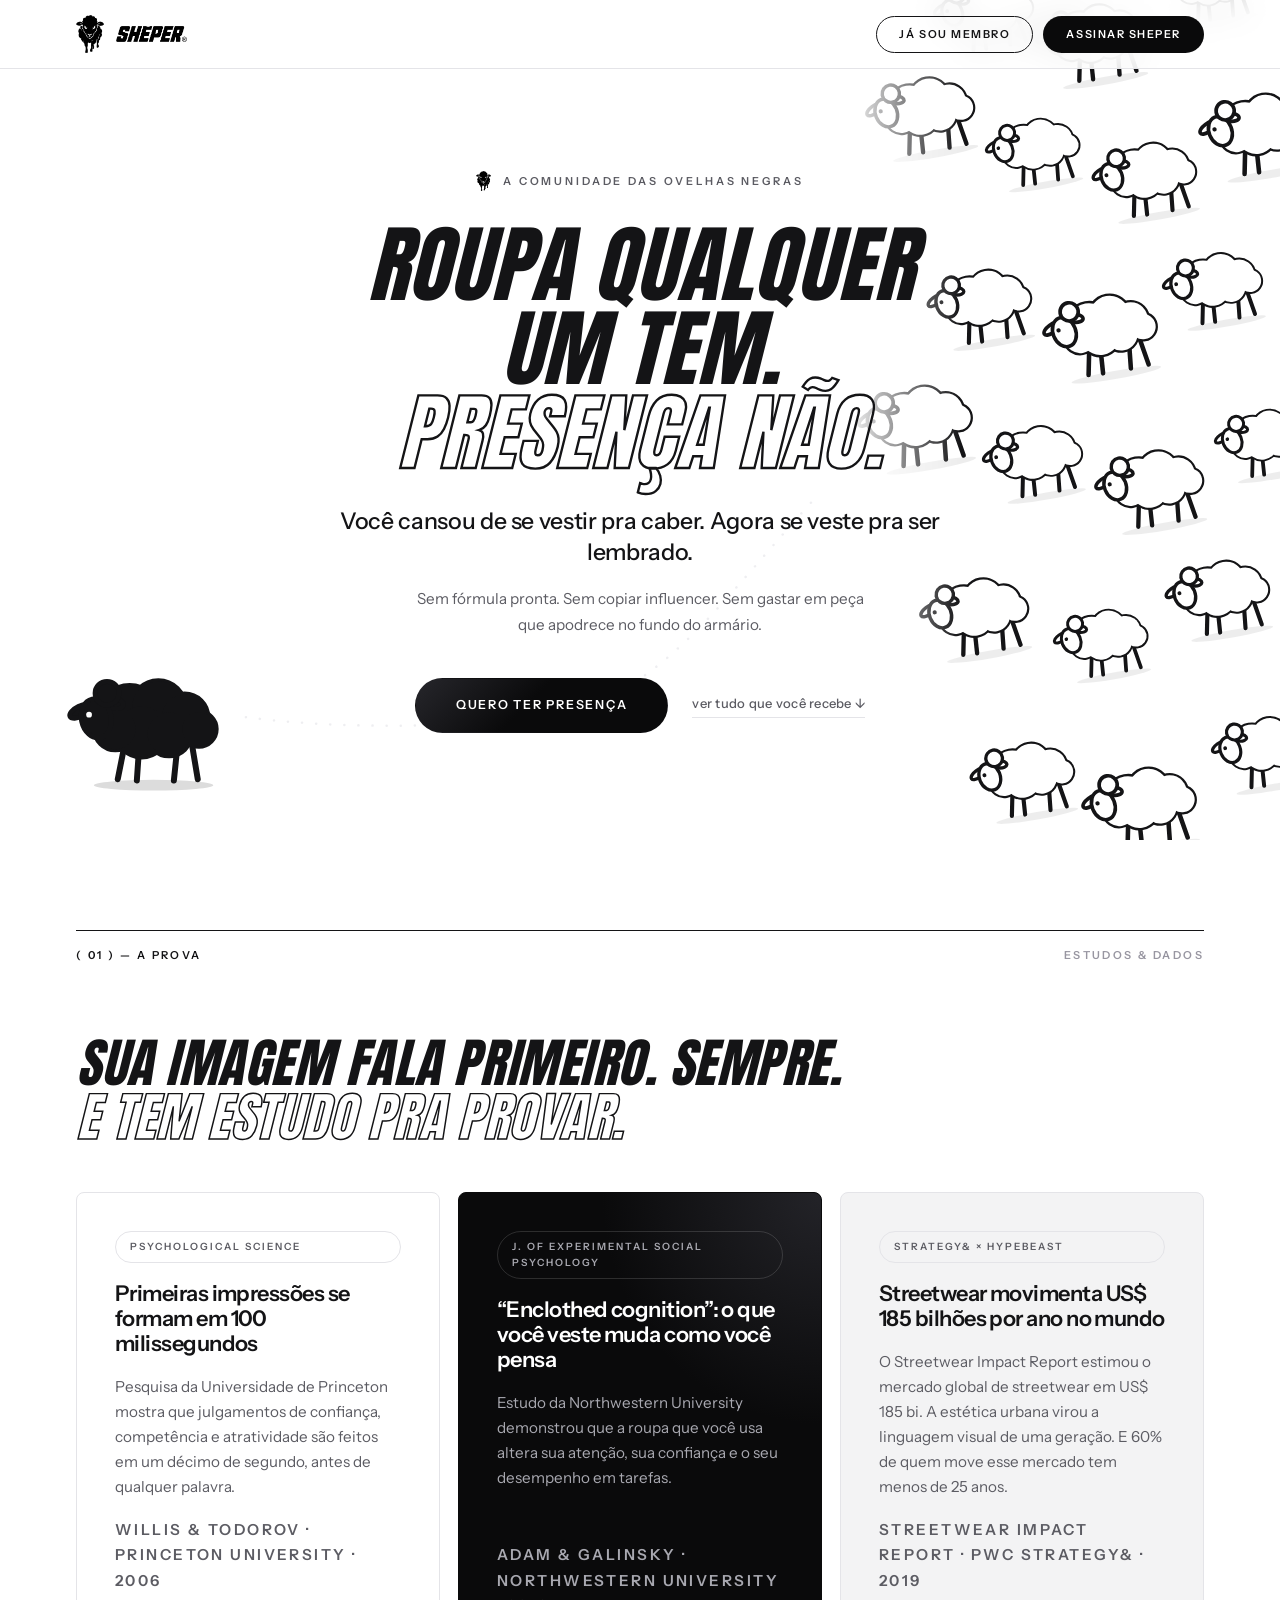
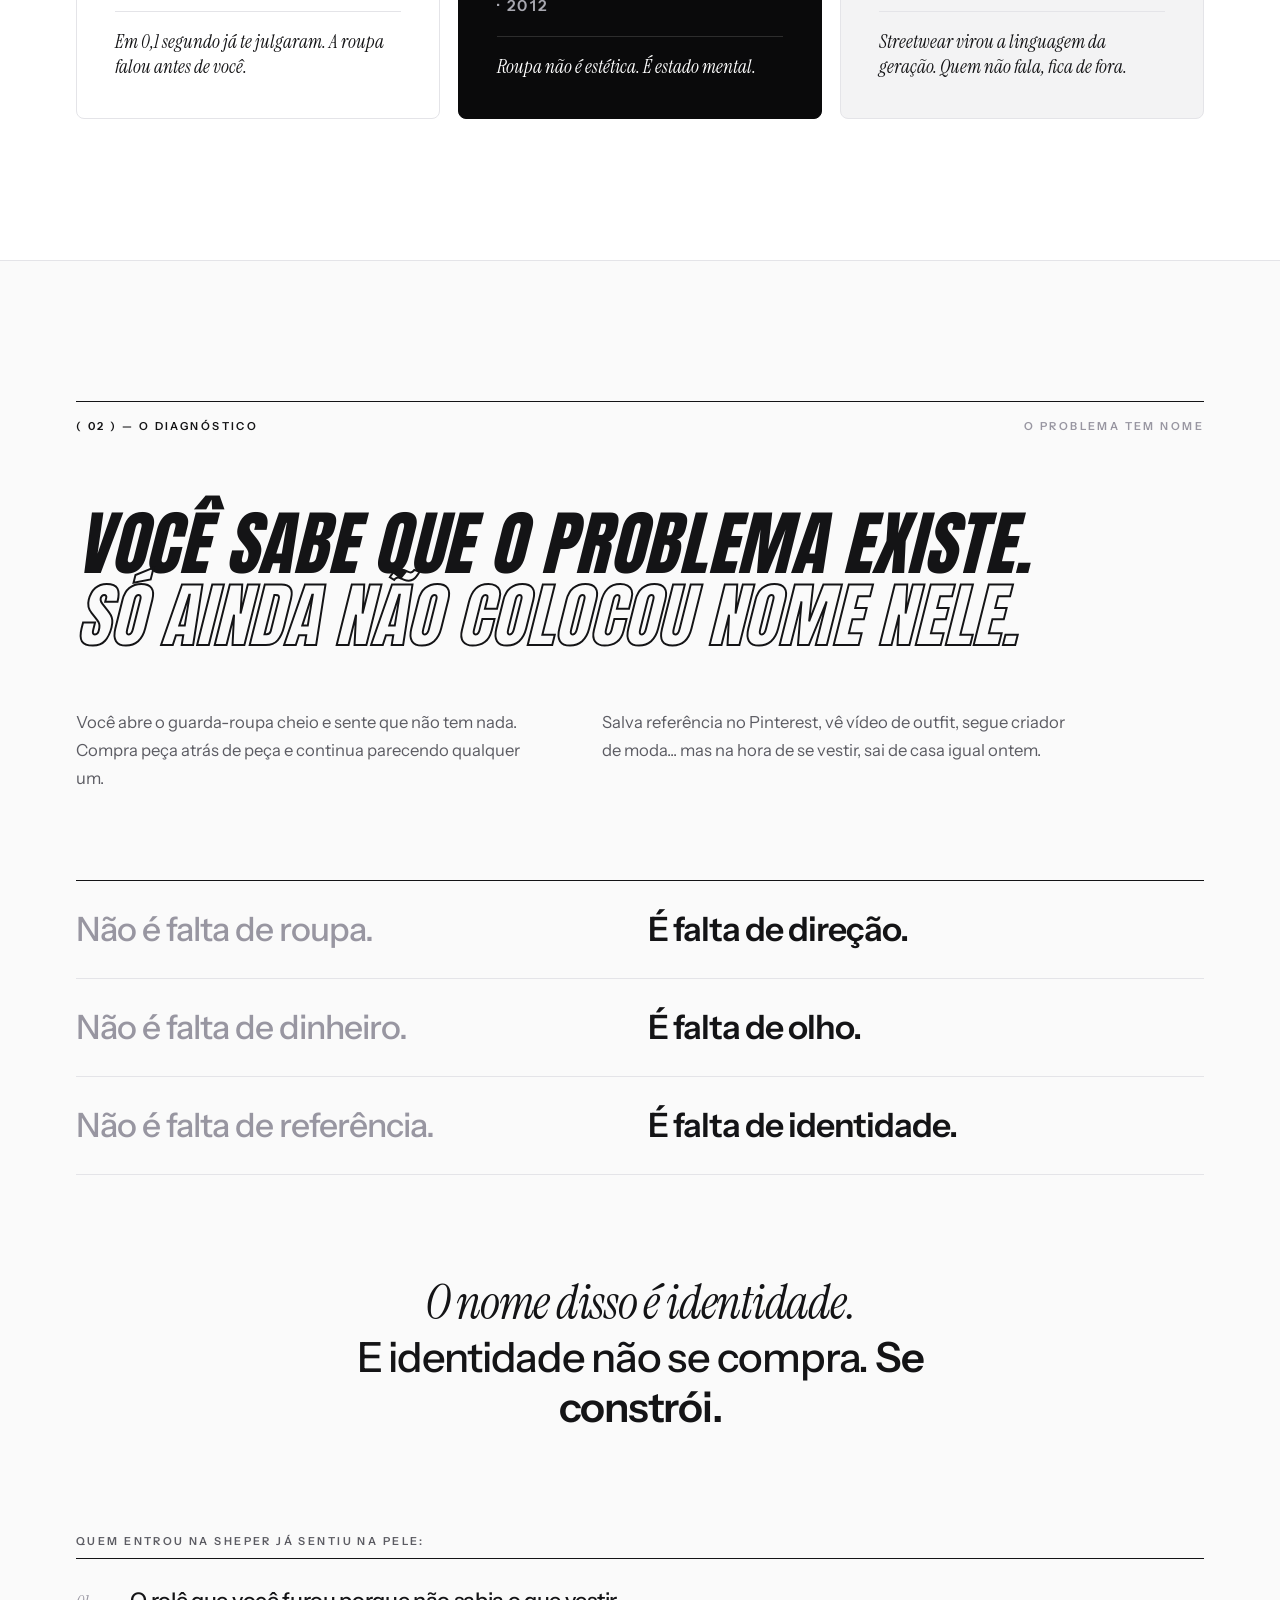
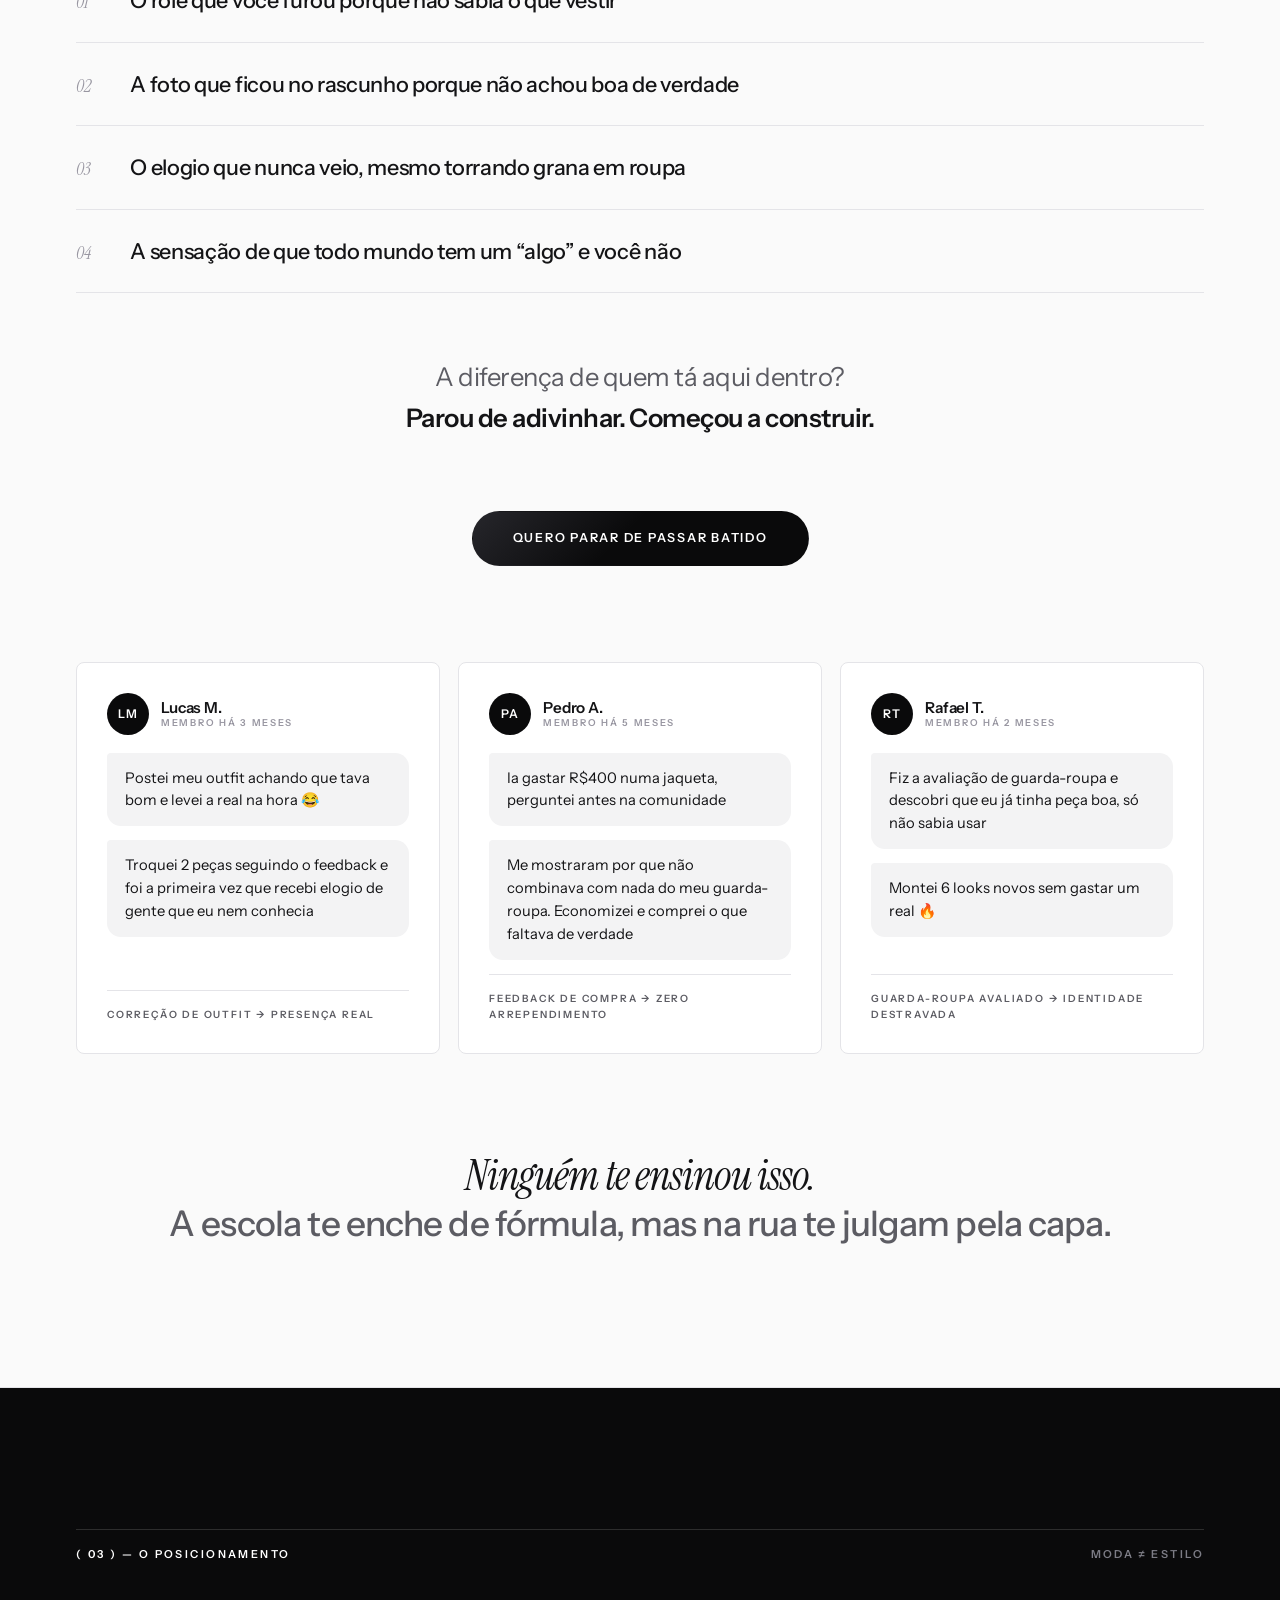
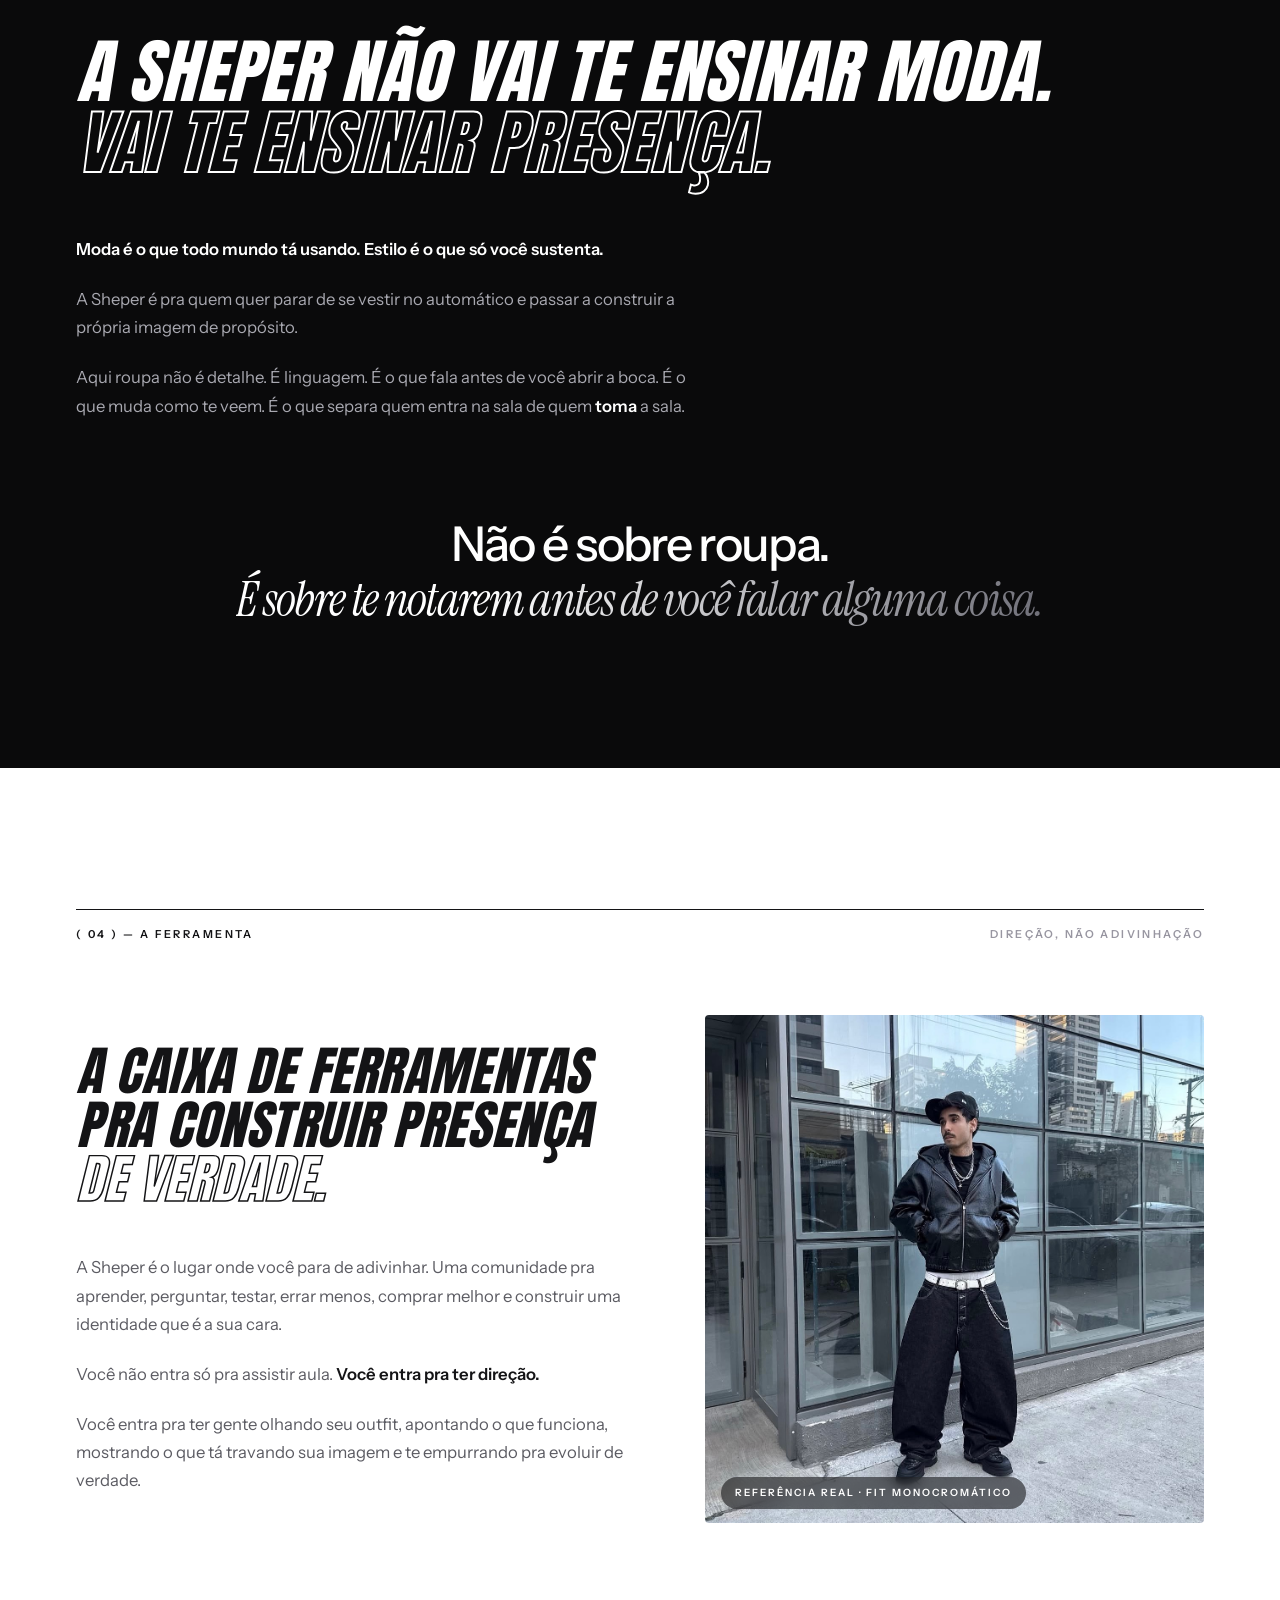
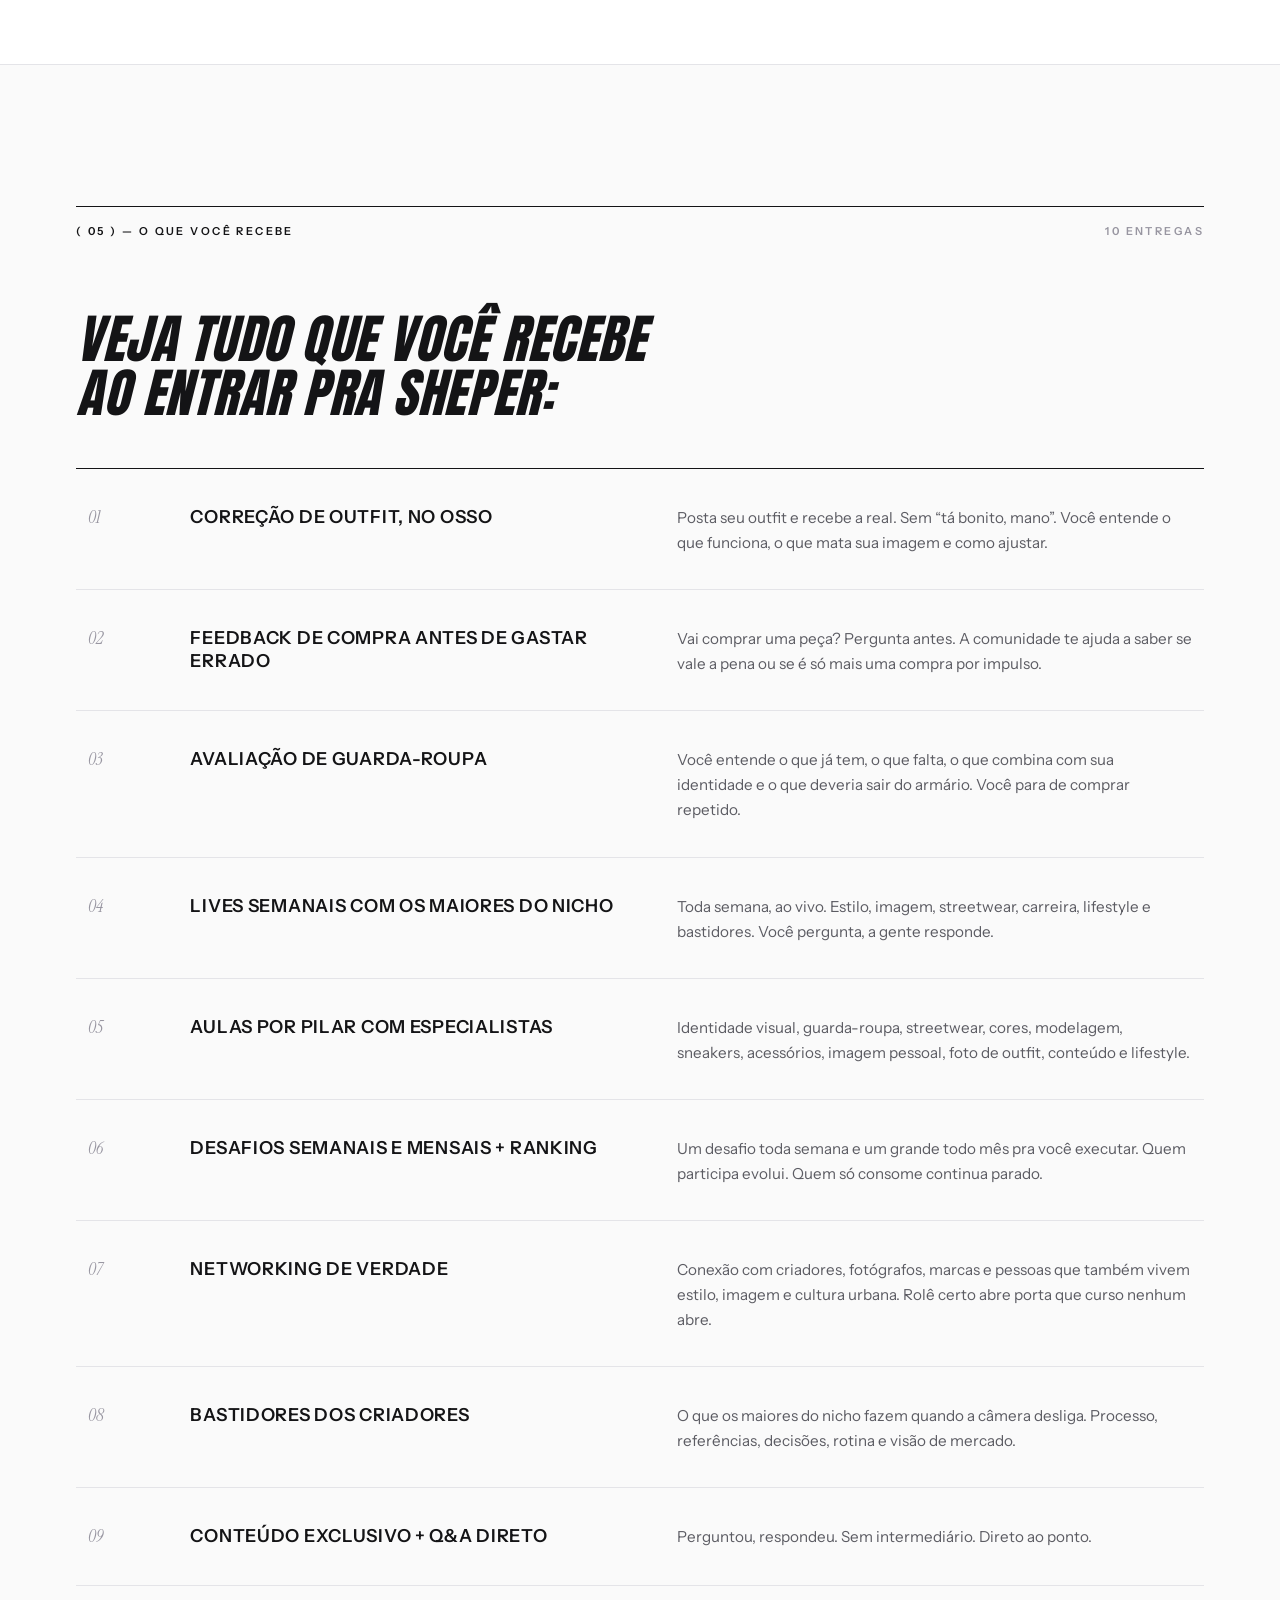
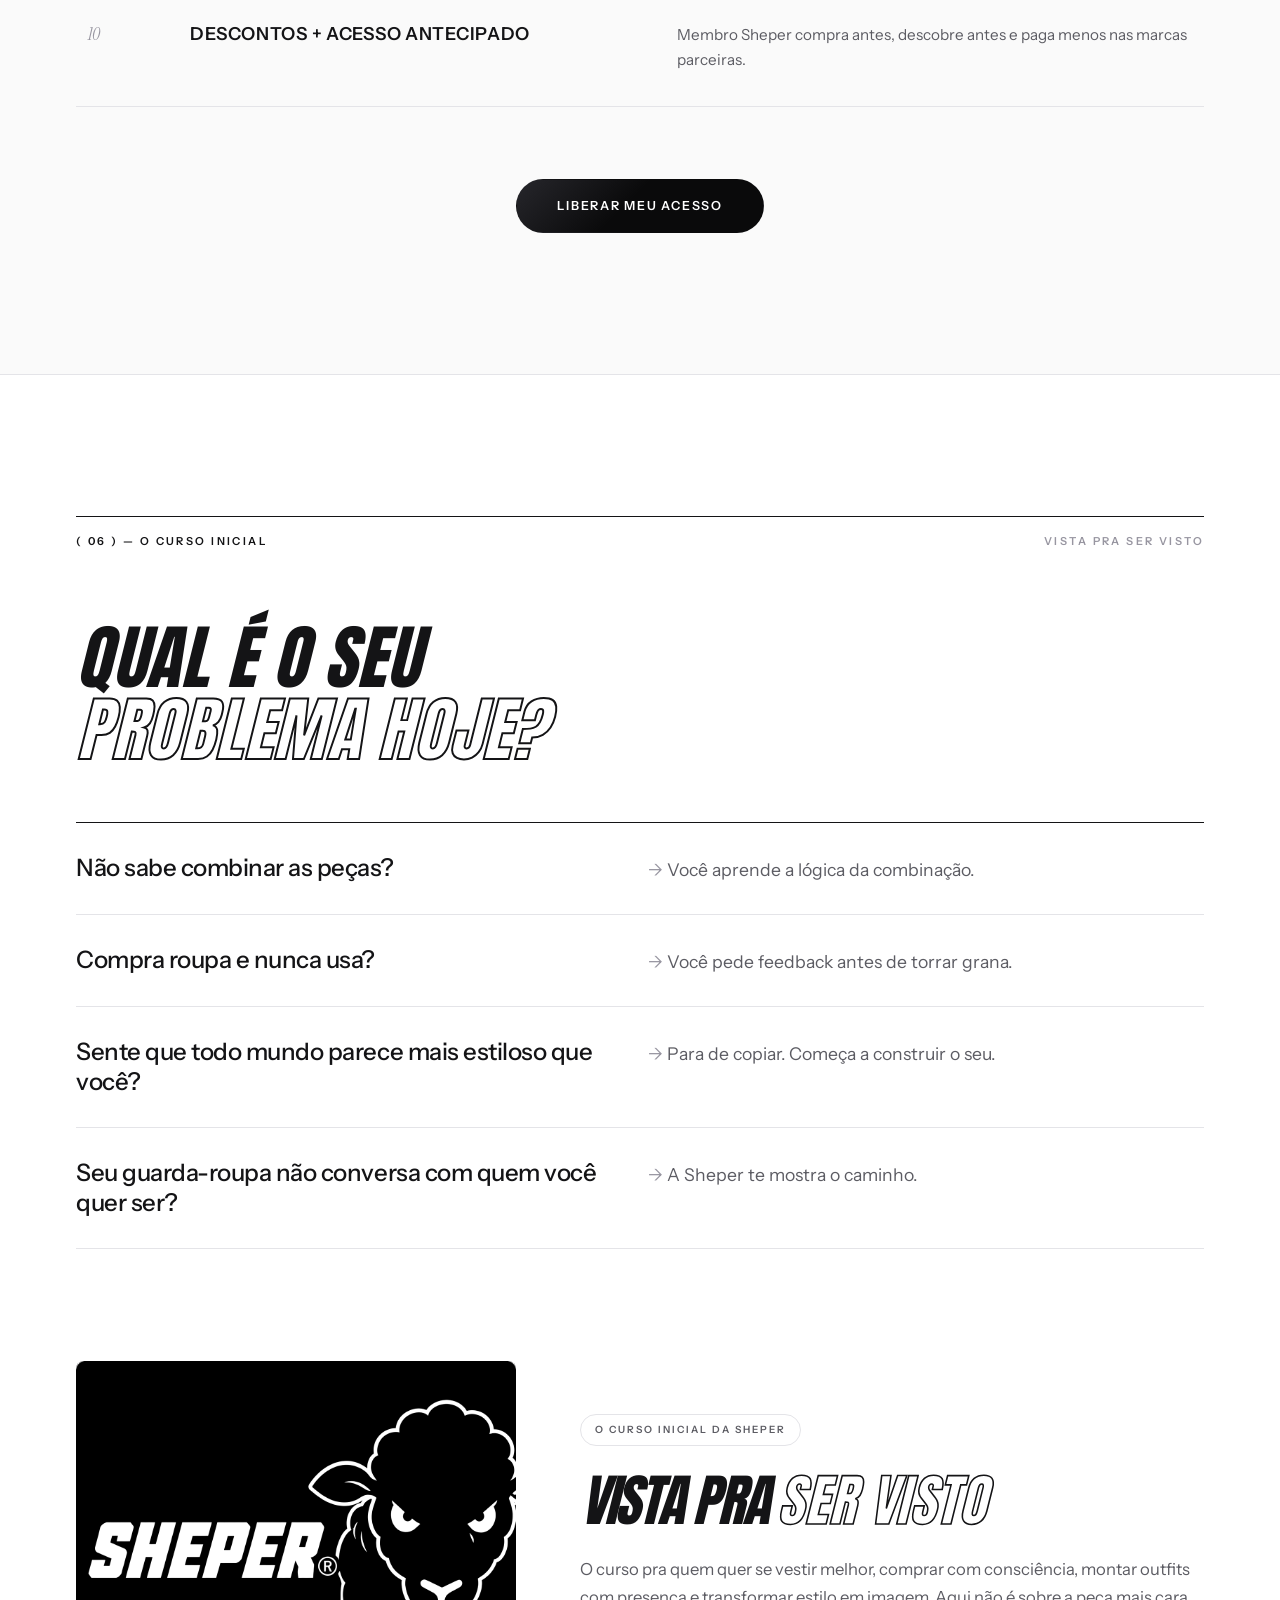
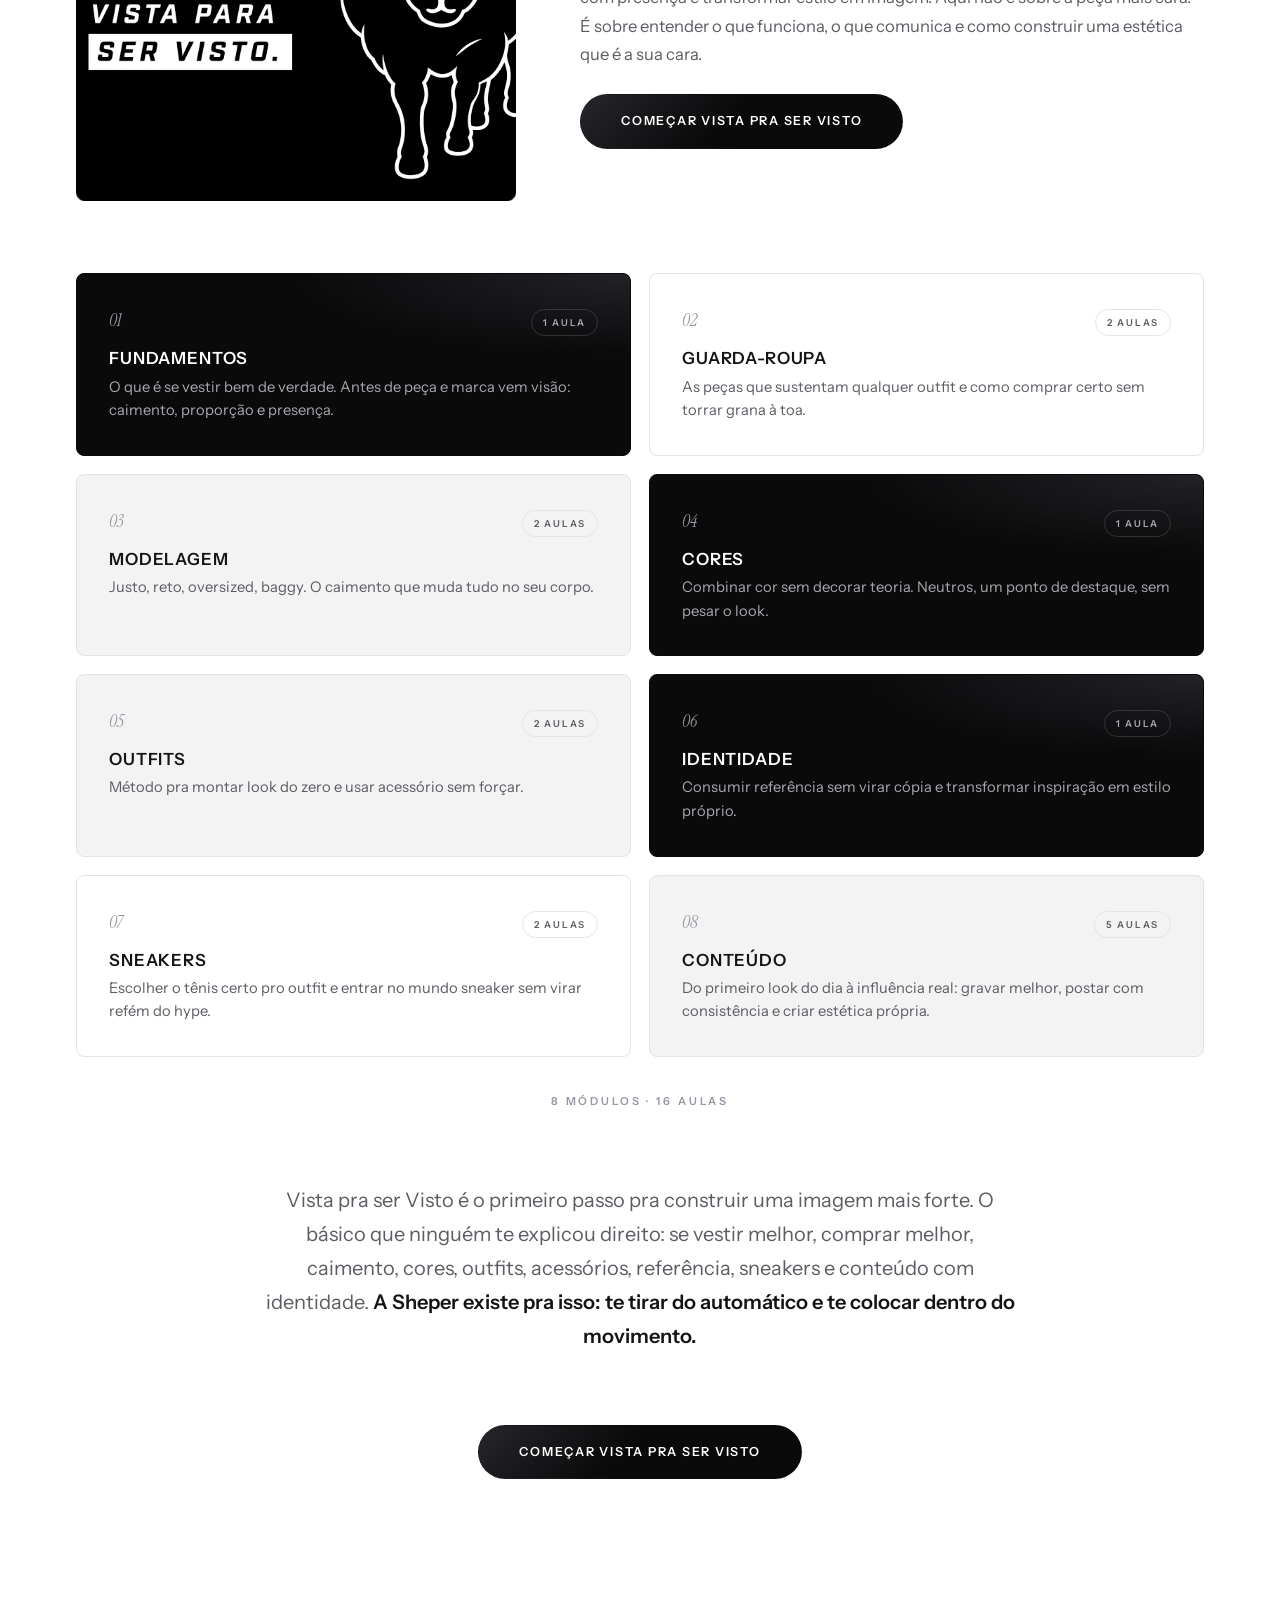
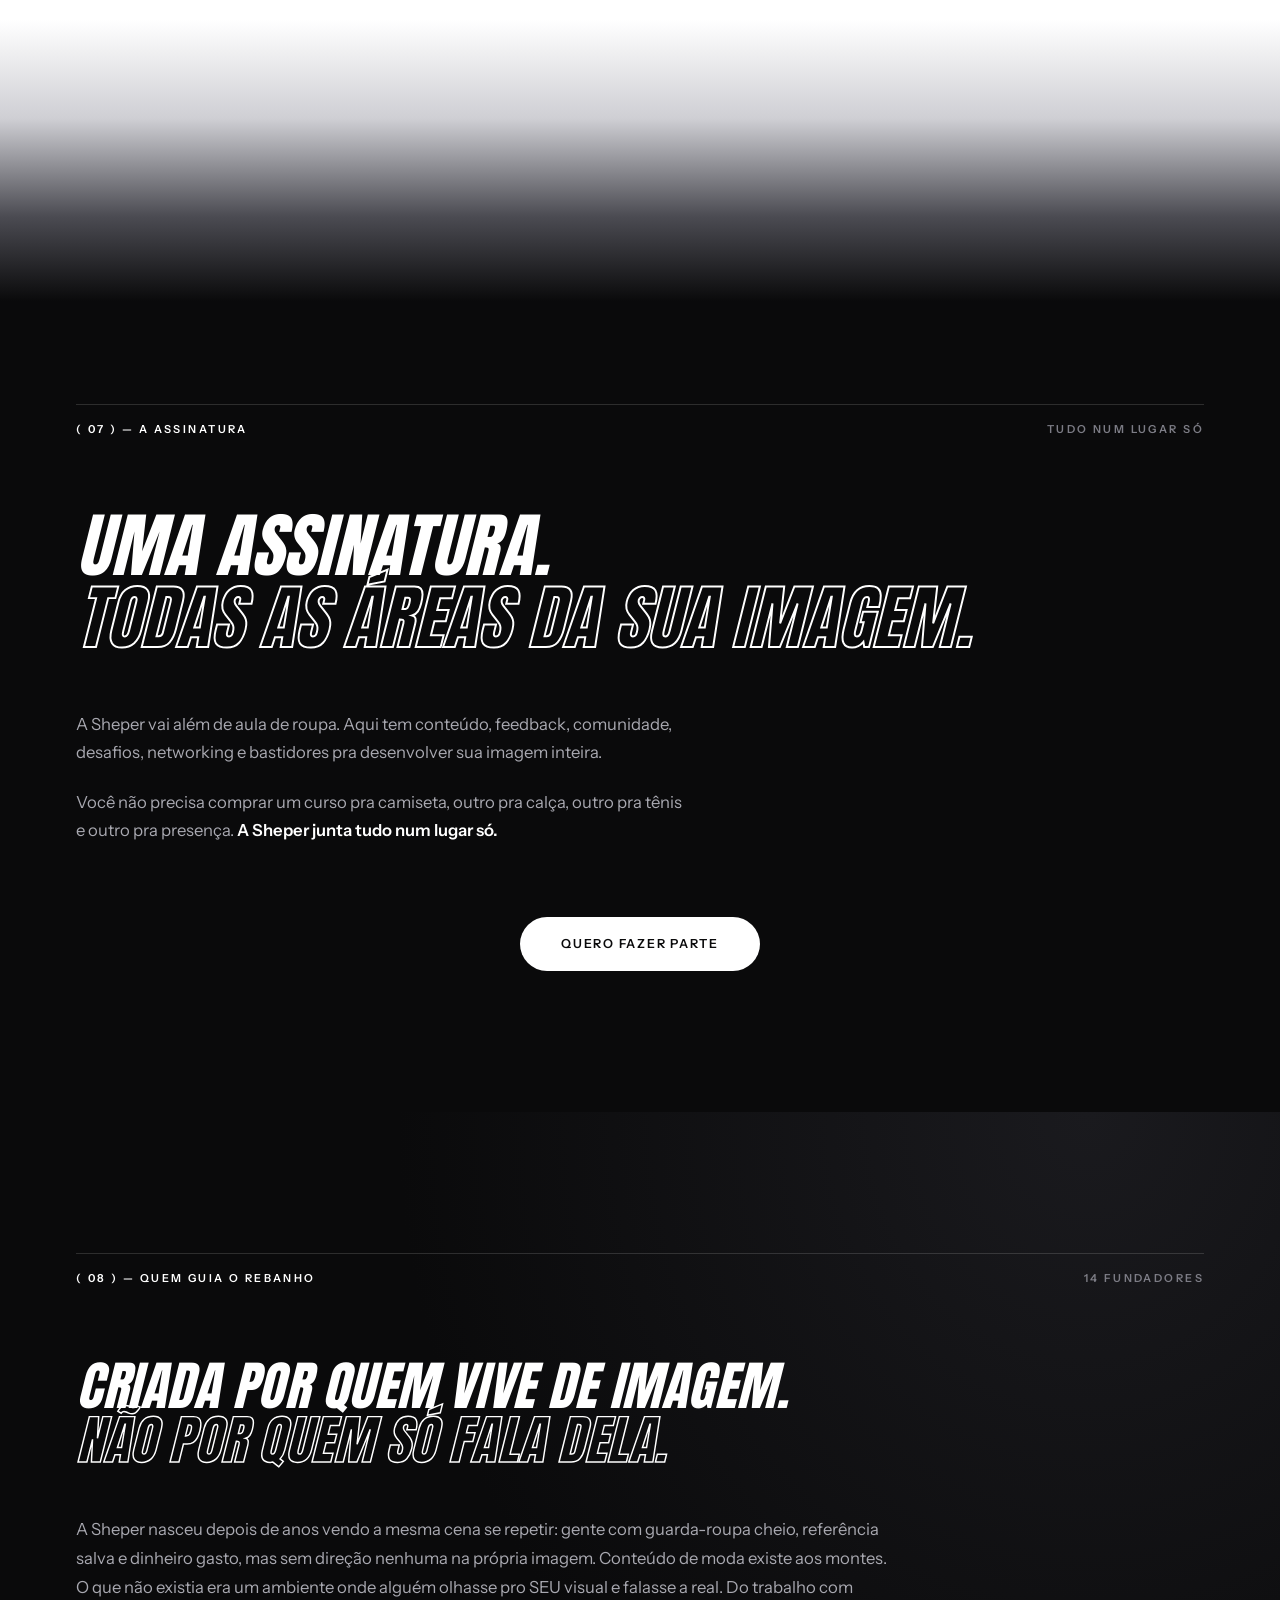
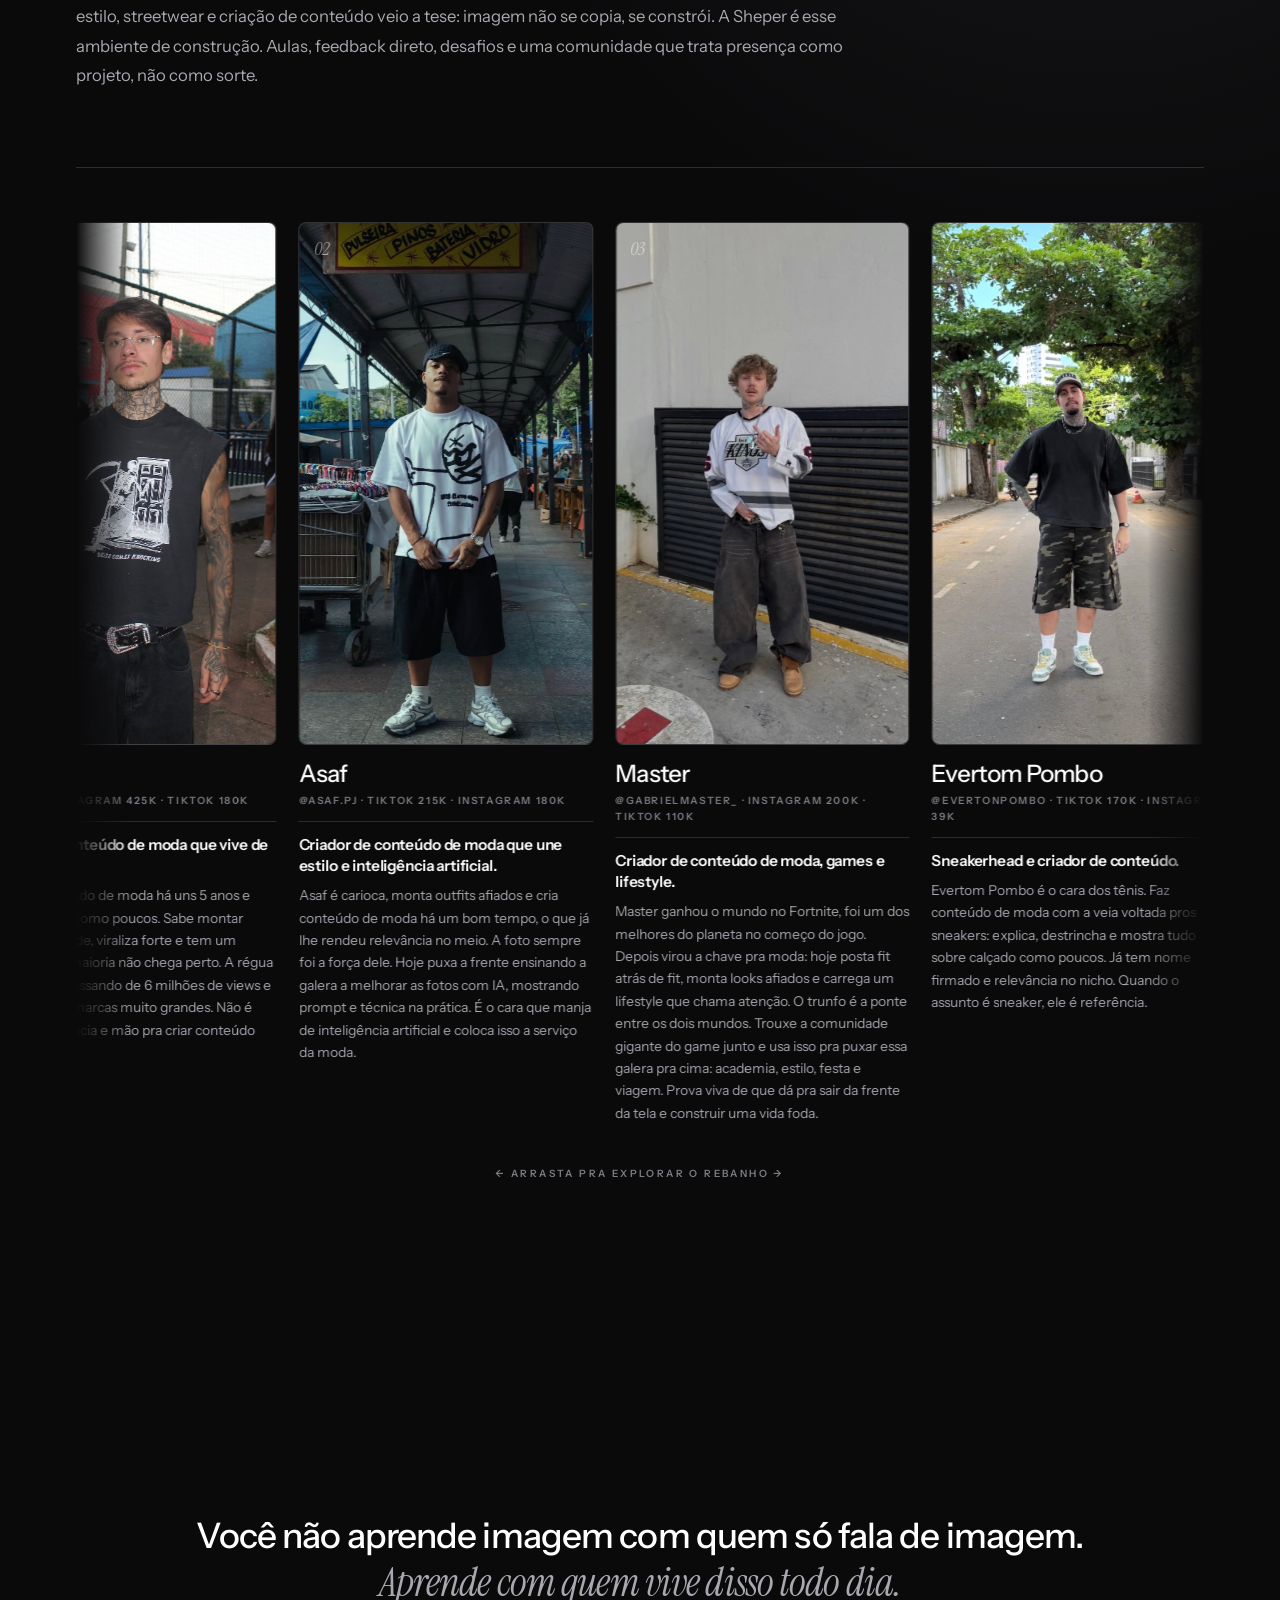
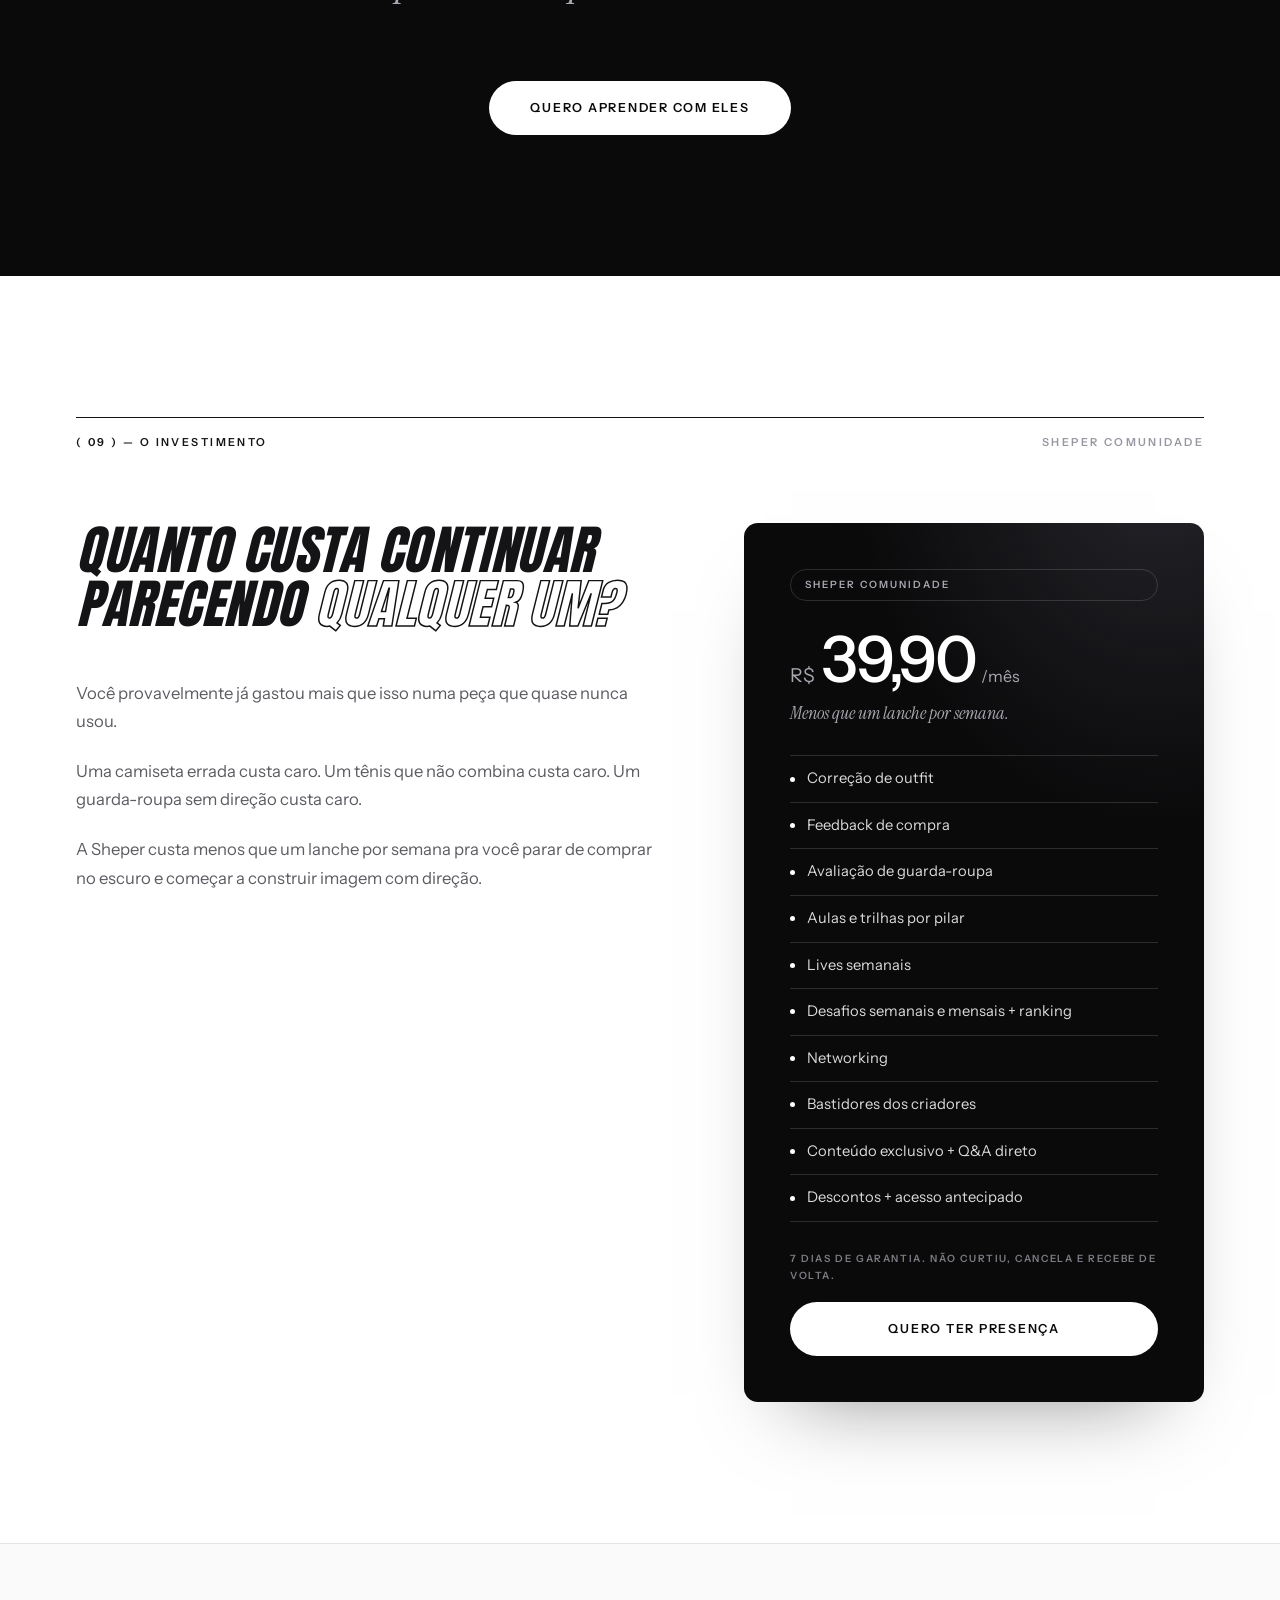
<file: index.html>
<!DOCTYPE html>
<html lang="pt-BR">
<head>
  <meta charset="UTF-8" />
  <meta name="viewport" content="width=device-width, initial-scale=1.0" />
  <title>SHEPER — Roupa qualquer um tem. Presença não.</title>
  <meta name="description" content="A Sheper é a comunidade das ovelhas negras: correção de outfit, feedback de compra, aulas semanais, desafios e networking pra quem cansou de parecer qualquer um." />
  <meta property="og:title" content="SHEPER — Roupa qualquer um tem. Presença não." />
  <meta property="og:description" content="Você cansou de se vestir pra caber. Agora se veste pra ser lembrado." />
  <meta property="og:type" content="website" />
  <link rel="icon" type="image/png" href="img/logo/favicon.png" />
  <link rel="apple-touch-icon" href="img/logo/apple-touch-icon.png" />
  <link rel="preconnect" href="https://fonts.googleapis.com" />
  <link rel="preconnect" href="https://fonts.gstatic.com" crossorigin />
  <link href="https://fonts.googleapis.com/css2?family=Anton&family=Instrument+Sans:ital,wght@0,400;0,500;0,600;0,700;1,400;1,700&family=Instrument+Serif:ital@0;1&display=swap" rel="stylesheet" />
  <link rel="stylesheet" href="css/styles.css" />
</head>
<body>

  <!-- ============ HEADER ============ -->
  <header class="site-header" id="header">
    <div class="container header-inner">
      <a href="#hero" class="brand" data-scroll aria-label="SHEPER — voltar ao topo">
        <img class="brand-mark" src="img/logo/simbolo.png" alt="" width="418" height="573" />
        <img class="brand-word" src="img/logo/wordmark.png" alt="SHEPER" width="1100" height="247" />
      </a>
      <nav class="header-actions" aria-label="Ações">
        <a href="#preco" class="btn btn-ghost btn-header" data-scroll>JÁ SOU MEMBRO</a>
        <a href="https://pay.cakto.com.br/3ephu46" class="btn btn-solid btn-header" target="_blank" rel="noopener">ASSINAR SHEPER</a>
      </nav>
    </div>
  </header>

  <main>

    <!-- ============ 01. HERO ============ -->
    <section class="section hero" id="hero" data-header="light">

      <!-- rebanho de ovelhas brancas (clones gerados via js/main.js) -->
      <div class="hero-flock" id="hero-flock" aria-hidden="true"></div>

      <!-- cena mobile: rebanho desfilando em dois planos, ovelha negra contra o fluxo -->
      <div class="hero-meadow" aria-hidden="true">
        <div class="meadow-row meadow-back"><div class="meadow-track" id="meadow-back"></div></div>
        <div class="meadow-row meadow-front"><div class="meadow-track" id="meadow-front"></div></div>
        <p class="meadow-caption">O REBANHO SEGUE ANDANDO · <em>vira a ovelha negra</em></p>
      </div>

      <!-- trilha pontilhada: o caminho da ovelha negra pra fora do rebanho -->
      <svg class="hero-trail" viewBox="0 0 600 260" preserveAspectRatio="none" aria-hidden="true">
        <path d="M592 16 C 480 140, 430 222, 305 236 C 210 246, 100 246, 12 234" vector-effect="non-scaling-stroke" />
      </svg>

      <!-- a ovelha negra saindo do rebanho -->
      <div class="hero-blacksheep" aria-hidden="true">
        <svg class="sheep sheep-black sheep-walk" viewBox="0 0 150 115" focusable="false">
          <ellipse class="sheep-shadow" cx="80" cy="109" rx="50" ry="4.5" />
          <path class="sheep-leg leg-a" d="M56 74 L50 104" />
          <path class="sheep-leg leg-b" d="M68 76 L66 105" />
          <path class="sheep-leg leg-b" d="M100 76 L97 105" />
          <path class="sheep-leg leg-a" d="M112 74 L117 104" />
          <g class="sheep-bob">
            <g class="sheep-wool-line">
              <circle cx="60" cy="50" r="24"/><circle cx="84" cy="44" r="22"/><circle cx="106" cy="52" r="19"/><circle cx="70" cy="64" r="21"/><circle cx="93" cy="66" r="18"/><circle cx="118" cy="62" r="14"/><circle cx="48" cy="62" r="17"/>
            </g>
            <g class="sheep-wool">
              <circle cx="60" cy="50" r="24"/><circle cx="84" cy="44" r="22"/><circle cx="106" cy="52" r="19"/><circle cx="70" cy="64" r="21"/><circle cx="93" cy="66" r="18"/><circle cx="118" cy="62" r="14"/><circle cx="48" cy="62" r="17"/>
            </g>
            <ellipse class="sheep-ear" cx="19" cy="47" rx="10" ry="4.5" transform="rotate(-26 19 47)" />
            <ellipse class="sheep-ear" cx="46" cy="40" rx="9" ry="4.5" transform="rotate(14 46 40)" />
            <ellipse class="sheep-face" cx="32" cy="53" rx="12.5" ry="16.5" transform="rotate(-12 32 53)" />
            <circle class="sheep-tuft" cx="41" cy="32" r="10" />
            <circle class="sheep-eye" cx="26" cy="50" r="2.4" />
          </g>
        </svg>
      </div>

      <div class="container hero-container">
        <div class="hero-center reveal">
          <p class="eyebrow eyebrow-hero">
            <img class="eyebrow-mark" src="img/logo/simbolo.png" alt="" width="418" height="573" />
            A COMUNIDADE DAS OVELHAS NEGRAS
          </p>
          <h1 class="hero-title">
            Roupa qualquer<br />um tem.<br />
            <em>Presença não.</em>
          </h1>
          <p class="hero-sub">Você cansou de se vestir pra caber. Agora se veste pra ser lembrado.</p>
          <p class="hero-micro">Sem fórmula pronta. Sem copiar influencer. Sem gastar em peça que apodrece no fundo do armário.</p>
          <div class="hero-cta">
            <a href="https://pay.cakto.com.br/3ephu46" class="btn btn-dark btn-lg" target="_blank" rel="noopener">QUERO TER PRESENÇA</a>
            <a href="#recebe" class="link-quiet" data-scroll>ver tudo que você recebe ↓</a>
          </div>
        </div>
      </div>
    </section>

    <!-- ============ 02. A PROVA ============ -->
    <section class="section" id="prova" data-header="light">
      <div class="container">
        <div class="sec-head reveal">
          <span>( 01 ) — A PROVA</span>
          <span>ESTUDOS &amp; DADOS</span>
        </div>
        <h2 class="title-lg reveal">
          Sua imagem fala primeiro. Sempre.<br />
          <em>E tem estudo pra provar.</em>
        </h2>

        <div class="study-grid">
          <article class="study-card reveal">
            <span class="badge">PSYCHOLOGICAL SCIENCE</span>
            <h3>Primeiras impressões se formam em 100 milissegundos</h3>
            <p>Pesquisa da Universidade de Princeton mostra que julgamentos de confiança, competência e atratividade são feitos em um décimo de segundo, antes de qualquer palavra.</p>
            <p class="study-source">WILLIS &amp; TODOROV · PRINCETON UNIVERSITY · 2006</p>
            <p class="study-punch"><em>Em 0,1 segundo já te julgaram. A roupa falou antes de você.</em></p>
          </article>

          <article class="study-card study-card-dark reveal">
            <span class="badge badge-dark">J. OF EXPERIMENTAL SOCIAL PSYCHOLOGY</span>
            <h3>“Enclothed cognition”: o que você veste muda como você pensa</h3>
            <p>Estudo da Northwestern University demonstrou que a roupa que você usa altera sua atenção, sua confiança e o seu desempenho em tarefas.</p>
            <p class="study-source">ADAM &amp; GALINSKY · NORTHWESTERN UNIVERSITY · 2012</p>
            <p class="study-punch"><em>Roupa não é estética. É estado mental.</em></p>
          </article>

          <article class="study-card study-card-gray reveal">
            <span class="badge">STRATEGY&amp; × HYPEBEAST</span>
            <h3>Streetwear movimenta US$ 185 bilhões por ano no mundo</h3>
            <p>O Streetwear Impact Report estimou o mercado global de streetwear em US$ 185 bi. A estética urbana virou a linguagem visual de uma geração. E 60% de quem move esse mercado tem menos de 25 anos.</p>
            <p class="study-source">STREETWEAR IMPACT REPORT · PWC STRATEGY&amp; · 2019</p>
            <p class="study-punch"><em>Streetwear virou a linguagem da geração. Quem não fala, fica de fora.</em></p>
          </article>
        </div>
      </div>
    </section>

    <!-- ============ 03. O DIAGNÓSTICO ============ -->
    <section class="section section-paper" id="dor" data-header="light">
      <div class="container">
        <div class="sec-head reveal">
          <span>( 02 ) — O DIAGNÓSTICO</span>
          <span>O PROBLEMA TEM NOME</span>
        </div>
        <h2 class="title-xl reveal">
          Você sabe que o problema existe.<br />
          <em>Só ainda não colocou nome nele.</em>
        </h2>

        <div class="prose prose-cols reveal">
          <p>Você abre o guarda-roupa cheio e sente que não tem nada. Compra peça atrás de peça e continua parecendo qualquer um.</p>
          <p>Salva referência no Pinterest, vê vídeo de outfit, segue criador de moda... mas na hora de se vestir, sai de casa igual ontem.</p>
        </div>

        <div class="diag reveal">
          <div class="diag-row">
            <span class="diag-neg">Não é falta de roupa.</span>
            <span class="diag-pos">É falta de direção.</span>
          </div>
          <div class="diag-row">
            <span class="diag-neg">Não é falta de dinheiro.</span>
            <span class="diag-pos">É falta de olho.</span>
          </div>
          <div class="diag-row">
            <span class="diag-neg">Não é falta de referência.</span>
            <span class="diag-pos">É falta de identidade.</span>
          </div>
        </div>

        <blockquote class="turn-quote reveal">
          <em>O nome disso é identidade.</em><br />
          E identidade não se compra. <strong>Se constrói.</strong>
        </blockquote>

        <p class="list-label reveal">QUEM ENTROU NA SHEPER JÁ SENTIU NA PELE:</p>
        <ol class="pain-list reveal">
          <li><span>01</span>O rolê que você furou porque não sabia o que vestir</li>
          <li><span>02</span>A foto que ficou no rascunho porque não achou boa de verdade</li>
          <li><span>03</span>O elogio que nunca veio, mesmo torrando grana em roupa</li>
          <li><span>04</span>A sensação de que todo mundo tem um “algo” e você não</li>
        </ol>

        <p class="diff-line reveal">
          A diferença de quem tá aqui dentro?<br />
          <strong>Parou de adivinhar. Começou a construir.</strong>
        </p>

        <div class="cta-row reveal">
          <a href="https://pay.cakto.com.br/3ephu46" class="btn btn-dark btn-lg" target="_blank" rel="noopener">QUERO PARAR DE PASSAR BATIDO</a>
        </div>

        <!-- ⚠️ DEPOIMENTOS PLACEHOLDER — substituir pelos prints/relatos reais dos membros -->
        <div class="dm-grid">
          <figure class="dm-card reveal">
            <header class="dm-header">
              <span class="dm-avatar">LM</span>
              <div class="dm-id">
                <strong>Lucas M.</strong>
                <span>MEMBRO HÁ 3 MESES</span>
              </div>
            </header>
            <p class="dm-bubble">Postei meu outfit achando que tava bom e levei a real na hora 😂</p>
            <p class="dm-bubble">Troquei 2 peças seguindo o feedback e foi a primeira vez que recebi elogio de gente que eu nem conhecia</p>
            <figcaption class="dm-result">CORREÇÃO DE OUTFIT → PRESENÇA REAL</figcaption>
          </figure>

          <figure class="dm-card reveal">
            <header class="dm-header">
              <span class="dm-avatar">PA</span>
              <div class="dm-id">
                <strong>Pedro A.</strong>
                <span>MEMBRO HÁ 5 MESES</span>
              </div>
            </header>
            <p class="dm-bubble">Ia gastar R$400 numa jaqueta, perguntei antes na comunidade</p>
            <p class="dm-bubble">Me mostraram por que não combinava com nada do meu guarda-roupa. Economizei e comprei o que faltava de verdade</p>
            <figcaption class="dm-result">FEEDBACK DE COMPRA → ZERO ARREPENDIMENTO</figcaption>
          </figure>

          <figure class="dm-card reveal">
            <header class="dm-header">
              <span class="dm-avatar">RT</span>
              <div class="dm-id">
                <strong>Rafael T.</strong>
                <span>MEMBRO HÁ 2 MESES</span>
              </div>
            </header>
            <p class="dm-bubble">Fiz a avaliação de guarda-roupa e descobri que eu já tinha peça boa, só não sabia usar</p>
            <p class="dm-bubble">Montei 6 looks novos sem gastar um real 🔥</p>
            <figcaption class="dm-result">GUARDA-ROUPA AVALIADO → IDENTIDADE DESTRAVADA</figcaption>
          </figure>
        </div>

        <p class="closing-line reveal">
          <em>Ninguém te ensinou isso.</em><br />
          A escola te enche de fórmula, mas na rua te julgam pela capa.
        </p>
      </div>
    </section>

    <!-- ============ 04. O POSICIONAMENTO (preto) ============ -->
    <section class="section section-black" id="virada" data-header="dark">
      <div class="container">
        <div class="sec-head sec-head-dark reveal">
          <span>( 03 ) — O POSICIONAMENTO</span>
          <span>MODA ≠ ESTILO</span>
        </div>
        <h2 class="title-xl reveal">
          A Sheper não vai te ensinar moda.<br />
          <em>Vai te ensinar presença.</em>
        </h2>
        <div class="prose prose-dark prose-narrow reveal">
          <p><strong>Moda é o que todo mundo tá usando. Estilo é o que só você sustenta.</strong></p>
          <p>A Sheper é pra quem quer parar de se vestir no automático e passar a construir a própria imagem de propósito.</p>
          <p>Aqui roupa não é detalhe. É linguagem. É o que fala antes de você abrir a boca. É o que muda como te veem. É o que separa quem entra na sala de quem <strong>toma</strong> a sala.</p>
        </div>
        <blockquote class="impact-quote reveal">
          Não é sobre roupa.<br />
          <em>É sobre te notarem antes de você falar alguma coisa.</em>
        </blockquote>
      </div>
    </section>

    <!-- ============ 05. A FERRAMENTA ============ -->
    <section class="section" id="ferramentas" data-header="light">
      <div class="container">
        <div class="sec-head reveal">
          <span>( 04 ) — A FERRAMENTA</span>
          <span>DIREÇÃO, NÃO ADIVINHAÇÃO</span>
        </div>
        <div class="tools-layout">
          <div class="reveal">
            <h2 class="title-lg">A caixa de ferramentas pra construir presença <em>de verdade.</em></h2>
            <div class="prose">
              <p>A Sheper é o lugar onde você para de adivinhar. Uma comunidade pra aprender, perguntar, testar, errar menos, comprar melhor e construir uma identidade que é a sua cara.</p>
              <p>Você não entra só pra assistir aula. <strong>Você entra pra ter direção.</strong></p>
              <p>Você entra pra ter gente olhando seu outfit, apontando o que funciona, mostrando o que tá travando sua imagem e te empurrando pra evoluir de verdade.</p>
            </div>
          </div>
          <figure class="tools-photo reveal">
            <img
              src="fundadores/satiro.jpg"
              alt="Gabriel Satiro com outfit streetwear all black: boné, jaqueta de couro e calça baggy"
              width="1179" height="1199"
              loading="lazy"
            />
            <figcaption>REFERÊNCIA REAL · FIT MONOCROMÁTICO</figcaption>
          </figure>
        </div>
      </div>
    </section>

    <!-- ============ 06. O QUE VOCÊ RECEBE ============ -->
    <section class="section section-paper" id="recebe" data-header="light">
      <div class="container">
        <div class="sec-head reveal">
          <span>( 05 ) — O QUE VOCÊ RECEBE</span>
          <span>10 ENTREGAS</span>
        </div>
        <h2 class="title-lg reveal">Veja tudo que você recebe<br />ao entrar pra Sheper:</h2>

        <div class="benefit-table reveal">
          <div class="benefit-row">
            <span class="benefit-num">01</span>
            <h3>CORREÇÃO DE OUTFIT, NO OSSO</h3>
            <p>Posta seu outfit e recebe a real. Sem “tá bonito, mano”. Você entende o que funciona, o que mata sua imagem e como ajustar.</p>
          </div>
          <div class="benefit-row">
            <span class="benefit-num">02</span>
            <h3>FEEDBACK DE COMPRA ANTES DE GASTAR ERRADO</h3>
            <p>Vai comprar uma peça? Pergunta antes. A comunidade te ajuda a saber se vale a pena ou se é só mais uma compra por impulso.</p>
          </div>
          <div class="benefit-row">
            <span class="benefit-num">03</span>
            <h3>AVALIAÇÃO DE GUARDA-ROUPA</h3>
            <p>Você entende o que já tem, o que falta, o que combina com sua identidade e o que deveria sair do armário. Você para de comprar repetido.</p>
          </div>
          <div class="benefit-row">
            <span class="benefit-num">04</span>
            <h3>LIVES SEMANAIS COM OS MAIORES DO NICHO</h3>
            <p>Toda semana, ao vivo. Estilo, imagem, streetwear, carreira, lifestyle e bastidores. Você pergunta, a gente responde.</p>
          </div>
          <div class="benefit-row">
            <span class="benefit-num">05</span>
            <h3>AULAS POR PILAR COM ESPECIALISTAS</h3>
            <p>Identidade visual, guarda-roupa, streetwear, cores, modelagem, sneakers, acessórios, imagem pessoal, foto de outfit, conteúdo e lifestyle.</p>
          </div>
          <div class="benefit-row">
            <span class="benefit-num">06</span>
            <h3>DESAFIOS SEMANAIS E MENSAIS + RANKING</h3>
            <p>Um desafio toda semana e um grande todo mês pra você executar. Quem participa evolui. Quem só consome continua parado.</p>
          </div>
          <div class="benefit-row">
            <span class="benefit-num">07</span>
            <h3>NETWORKING DE VERDADE</h3>
            <p>Conexão com criadores, fotógrafos, marcas e pessoas que também vivem estilo, imagem e cultura urbana. Rolê certo abre porta que curso nenhum abre.</p>
          </div>
          <div class="benefit-row">
            <span class="benefit-num">08</span>
            <h3>BASTIDORES DOS CRIADORES</h3>
            <p>O que os maiores do nicho fazem quando a câmera desliga. Processo, referências, decisões, rotina e visão de mercado.</p>
          </div>
          <div class="benefit-row">
            <span class="benefit-num">09</span>
            <h3>CONTEÚDO EXCLUSIVO + Q&amp;A DIRETO</h3>
            <p>Perguntou, respondeu. Sem intermediário. Direto ao ponto.</p>
          </div>
          <div class="benefit-row">
            <span class="benefit-num">10</span>
            <h3>DESCONTOS + ACESSO ANTECIPADO</h3>
            <p>Membro Sheper compra antes, descobre antes e paga menos nas marcas parceiras.</p>
          </div>
        </div>

        <div class="cta-row reveal">
          <a href="https://pay.cakto.com.br/3ephu46" class="btn btn-dark btn-lg" target="_blank" rel="noopener">LIBERAR MEU ACESSO</a>
        </div>
      </div>
    </section>

    <!-- ============ 07. O CURSO — VISTA PRA SER VISTO ============ -->
    <section class="section" id="problema" data-header="light">
      <div class="container">
        <div class="sec-head reveal">
          <span>( 06 ) — O CURSO INICIAL</span>
          <span>VISTA PRA SER VISTO</span>
        </div>
        <h2 class="title-xl reveal">Qual é o seu<br /><em>problema hoje?</em></h2>

        <div class="qa-list reveal">
          <div class="qa-row">
            <span class="qa-q">Não sabe combinar as peças?</span>
            <span class="qa-a">Você aprende a lógica da combinação.</span>
          </div>
          <div class="qa-row">
            <span class="qa-q">Compra roupa e nunca usa?</span>
            <span class="qa-a">Você pede feedback antes de torrar grana.</span>
          </div>
          <div class="qa-row">
            <span class="qa-q">Sente que todo mundo parece mais estiloso que você?</span>
            <span class="qa-a">Para de copiar. Começa a construir o seu.</span>
          </div>
          <div class="qa-row">
            <span class="qa-q">Seu guarda-roupa não conversa com quem você quer ser?</span>
            <span class="qa-a">A Sheper te mostra o caminho.</span>
          </div>
        </div>

        <div class="course-showcase reveal">
          <div class="course-cover" aria-label="Capa do curso Vista pra ser Visto">
            <img class="course-cover-photo" src="img/capa-vista-pra-ser-visto.jpg" alt="Capa oficial do curso Vista para ser Visto: logo Sheper e a ovelha negra" width="1254" height="1254" loading="lazy" />
          </div>
          <div class="course-info">
            <span class="badge">O CURSO INICIAL DA SHEPER</span>
            <h3 class="course-name">Vista pra <em>ser Visto</em></h3>
            <p class="course-desc">O curso pra quem quer se vestir melhor, comprar com consciência, montar outfits com presença e transformar estilo em imagem. Aqui não é sobre a peça mais cara. É sobre entender o que funciona, o que comunica e como construir uma estética que é a sua cara.</p>
            <a href="https://pay.cakto.com.br/3ephu46" class="btn btn-dark btn-lg" target="_blank" rel="noopener">COMEÇAR VISTA PRA SER VISTO</a>
          </div>
        </div>

        <div class="module-grid">
          <article class="module-card module-dark reveal">
            <header><span class="module-num">01</span><span class="module-lessons">1 AULA</span></header>
            <h4>FUNDAMENTOS</h4>
            <p>O que é se vestir bem de verdade. Antes de peça e marca vem visão: caimento, proporção e presença.</p>
          </article>
          <article class="module-card reveal">
            <header><span class="module-num">02</span><span class="module-lessons">2 AULAS</span></header>
            <h4>GUARDA-ROUPA</h4>
            <p>As peças que sustentam qualquer outfit e como comprar certo sem torrar grana à toa.</p>
          </article>
          <article class="module-card module-gray reveal">
            <header><span class="module-num">03</span><span class="module-lessons">2 AULAS</span></header>
            <h4>MODELAGEM</h4>
            <p>Justo, reto, oversized, baggy. O caimento que muda tudo no seu corpo.</p>
          </article>
          <article class="module-card module-dark reveal">
            <header><span class="module-num">04</span><span class="module-lessons">1 AULA</span></header>
            <h4>CORES</h4>
            <p>Combinar cor sem decorar teoria. Neutros, um ponto de destaque, sem pesar o look.</p>
          </article>
          <article class="module-card module-gray reveal">
            <header><span class="module-num">05</span><span class="module-lessons">2 AULAS</span></header>
            <h4>OUTFITS</h4>
            <p>Método pra montar look do zero e usar acessório sem forçar.</p>
          </article>
          <article class="module-card module-dark reveal">
            <header><span class="module-num">06</span><span class="module-lessons">1 AULA</span></header>
            <h4>IDENTIDADE</h4>
            <p>Consumir referência sem virar cópia e transformar inspiração em estilo próprio.</p>
          </article>
          <article class="module-card reveal">
            <header><span class="module-num">07</span><span class="module-lessons">2 AULAS</span></header>
            <h4>SNEAKERS</h4>
            <p>Escolher o tênis certo pro outfit e entrar no mundo sneaker sem virar refém do hype.</p>
          </article>
          <article class="module-card module-gray reveal">
            <header><span class="module-num">08</span><span class="module-lessons">5 AULAS</span></header>
            <h4>CONTEÚDO</h4>
            <p>Do primeiro look do dia à influência real: gravar melhor, postar com consistência e criar estética própria.</p>
          </article>
        </div>

        <p class="module-total reveal">8 MÓDULOS · 16 AULAS</p>

        <p class="course-position reveal">
          Vista pra ser Visto é o primeiro passo pra construir uma imagem mais forte. O básico que ninguém te explicou direito: se vestir melhor, comprar melhor, caimento, cores, outfits, acessórios, referência, sneakers e conteúdo com identidade. <strong>A Sheper existe pra isso: te tirar do automático e te colocar dentro do movimento.</strong>
        </p>

        <div class="cta-row reveal">
          <a href="https://pay.cakto.com.br/3ephu46" class="btn btn-dark btn-lg" target="_blank" rel="noopener">COMEÇAR VISTA PRA SER VISTO</a>
        </div>
      </div>
    </section>

    <!-- ============ 08. UMA ASSINATURA (fade branco→preto) ============ -->
    <section class="section-fade" id="assinatura" data-header="dark">
      <div class="fade-strip" aria-hidden="true"></div>
      <div class="container section-fade-inner">
        <div class="sec-head sec-head-dark reveal">
          <span>( 07 ) — A ASSINATURA</span>
          <span>TUDO NUM LUGAR SÓ</span>
        </div>
        <h2 class="title-xl reveal">Uma assinatura.<br /><em>Todas as áreas da sua imagem.</em></h2>
        <div class="prose prose-dark prose-narrow reveal">
          <p>A Sheper vai além de aula de roupa. Aqui tem conteúdo, feedback, comunidade, desafios, networking e bastidores pra desenvolver sua imagem inteira.</p>
          <p>Você não precisa comprar um curso pra camiseta, outro pra calça, outro pra tênis e outro pra presença. <strong>A Sheper junta tudo num lugar só.</strong></p>
        </div>
        <div class="cta-row reveal">
          <a href="https://pay.cakto.com.br/3ephu46" class="btn btn-light btn-lg" target="_blank" rel="noopener">QUERO FAZER PARTE</a>
        </div>
      </div>
    </section>

    <!-- ============ 09. FUNDADORES (carrossel, preto) ============ -->
    <section class="section section-black section-founders" id="fundadores" data-header="dark">
      <div class="container">
        <div class="sec-head sec-head-dark reveal">
          <span>( 08 ) — QUEM GUIA O REBANHO</span>
          <span>14 FUNDADORES</span>
        </div>
        <h2 class="title-lg reveal">
          Criada por quem vive de imagem.<br />
          <em>Não por quem só fala dela.</em>
        </h2>
        <p class="founders-intro reveal">
          A Sheper nasceu depois de anos vendo a mesma cena se repetir: gente com guarda-roupa cheio, referência salva e dinheiro gasto, mas sem direção nenhuma na própria imagem. Conteúdo de moda existe aos montes. O que não existia era um ambiente onde alguém olhasse pro SEU visual e falasse a real. Do trabalho com estilo, streetwear e criação de conteúdo veio a tese: imagem não se copia, se constrói. A Sheper é esse ambiente de construção. Aulas, feedback direto, desafios e uma comunidade que trata presença como projeto, não como sorte.
        </p>

        <div class="founders-marquee reveal" id="founders-marquee">
          <div class="fm-viewport" id="fm-viewport">
            <div class="fm-track" id="fm-track">
              <!-- cards renderizados via js/main.js -->
            </div>
          </div>
          <p class="fm-hint" aria-hidden="true">← ARRASTA PRA EXPLORAR O REBANHO →</p>
        </div>

        <div class="founders-stats reveal">
          <div class="fstat">
            <span class="fstat-num">1.000+</span>
            <span class="fstat-label">MEMBROS NA COMUNIDADE</span>
          </div>
          <div class="fstat">
            <span class="fstat-num">80+</span>
            <span class="fstat-label">AULAS E TRILHAS GRAVADAS</span>
          </div>
          <div class="fstat">
            <span class="fstat-num">4x</span>
            <span class="fstat-label">LIVES POR MÊS</span>
          </div>
          <div class="fstat">
            <span class="fstat-num">7</span>
            <span class="fstat-label">DIAS DE GARANTIA</span>
          </div>
        </div>

        <p class="founders-close reveal">
          Você não aprende imagem com quem só fala de imagem.<br />
          <em>Aprende com quem vive disso todo dia.</em>
        </p>
        <div class="cta-row reveal">
          <a href="https://pay.cakto.com.br/3ephu46" class="btn btn-light btn-lg" target="_blank" rel="noopener">QUERO APRENDER COM ELES</a>
        </div>
      </div>
    </section>

    <!-- ============ 10. O INVESTIMENTO ============ -->
    <section class="section" id="preco" data-header="light">
      <div class="container">
        <div class="sec-head reveal">
          <span>( 09 ) — O INVESTIMENTO</span>
          <span>SHEPER COMUNIDADE</span>
        </div>
        <div class="pricing-layout">
          <div class="pricing-copy reveal">
            <h2 class="title-lg">Quanto custa continuar parecendo <em>qualquer um?</em></h2>
            <div class="prose">
              <p>Você provavelmente já gastou mais que isso numa peça que quase nunca usou.</p>
              <p>Uma camiseta errada custa caro. Um tênis que não combina custa caro. Um guarda-roupa sem direção custa caro.</p>
              <p>A Sheper custa menos que um lanche por semana pra você parar de comprar no escuro e começar a construir imagem com direção.</p>
            </div>
          </div>

          <div class="price-card reveal">
            <span class="badge badge-dark">SHEPER COMUNIDADE</span>
            <div class="price-row">
              <span class="price-currency">R$</span>
              <span class="price-value">39,90</span>
              <span class="price-period">/mês</span>
            </div>
            <p class="price-anchor"><em>Menos que um lanche por semana.</em></p>
            <ul class="price-list">
              <li>Correção de outfit</li>
              <li>Feedback de compra</li>
              <li>Avaliação de guarda-roupa</li>
              <li>Aulas e trilhas por pilar</li>
              <li>Lives semanais</li>
              <li>Desafios semanais e mensais + ranking</li>
              <li>Networking</li>
              <li>Bastidores dos criadores</li>
              <li>Conteúdo exclusivo + Q&amp;A direto</li>
              <li>Descontos + acesso antecipado</li>
            </ul>
            <p class="price-guarantee">7 DIAS DE GARANTIA. NÃO CURTIU, CANCELA E RECEBE DE VOLTA.</p>
            <a href="https://pay.cakto.com.br/3ephu46" class="btn btn-light btn-lg btn-block" target="_blank" rel="noopener">QUERO TER PRESENÇA</a>
          </div>
        </div>
      </div>
    </section>

    <!-- ============ 11. A COMUNIDADE ============ -->
    <section class="section section-paper" id="comunidade" data-header="light">
      <div class="container">
        <div class="sec-head reveal">
          <span>( 10 ) — A COMUNIDADE</span>
          <span>O AMBIENTE CERTO</span>
        </div>
        <h2 class="title-lg reveal">Você não precisa<br /><em>evoluir sozinho.</em></h2>
        <p class="community-intro reveal">
          A Sheper existe pra te colocar no ambiente certo. Um lugar onde estilo é levado a sério, onde as pessoas falam a real e onde cada detalhe da sua imagem é ajustado com direção.
        </p>

        <div class="community-grid">
          <article class="community-card reveal">
            <span class="community-num">01</span>
            <h3>OUTFITS EM EVOLUÇÃO</h3>
            <p>Você vê gente igual você postando outfit e subindo de nível toda semana. Aqui ninguém começa pronto.</p>
          </article>
          <article class="community-card community-card-dark reveal">
            <span class="community-num">02</span>
            <h3>FEEDBACKS REAIS</h3>
            <p>A real que seus amigos não te falam. Gente que entende olhando seu outfit e falando direto, sem rodeio.</p>
          </article>
          <article class="community-card reveal">
            <span class="community-num">03</span>
            <h3>DISCUSSÕES DE PEÇAS</h3>
            <p>Vale a pena? Combina comigo? Joga a dúvida no grupo e a comunidade responde antes de você gastar.</p>
          </article>
          <article class="community-card community-card-gray reveal">
            <span class="community-num">04</span>
            <h3>GENTE QUE VIVE DISSO</h3>
            <p>Criadores, modelos e sneakerheads no mesmo lugar que você. Rolê certo abre porta que aula nenhuma abre.</p>
          </article>
          <article class="community-card community-card-dark reveal">
            <span class="community-num">05</span>
            <h3>AO VIVO, JUNTO</h3>
            <p>Toda semana ao vivo com quem vive o nicho. Você pergunta na hora e recebe resposta na hora.</p>
          </article>
          <article class="community-card reveal">
            <span class="community-num">06</span>
            <h3>DESAFIOS + RANKING</h3>
            <p>Toda semana e todo mês a galera encara o mesmo desafio. Quem participa, evolui e sobe no ranking.</p>
          </article>
        </div>
      </div>
    </section>

    <!-- ============ 12. FAQ ============ -->
    <section class="section" id="faq" data-header="light">
      <div class="container container-narrow">
        <div class="sec-head reveal">
          <span>( 11 ) — FAQ</span>
          <span>DÚVIDAS DIRETAS</span>
        </div>
        <h2 class="title-lg reveal">Perguntas <em>frequentes</em></h2>
        <div class="faq-list reveal" id="faq-list">
          <!-- itens renderizados via js/main.js -->
        </div>
      </div>
    </section>

    <!-- ============ 13. A ESCOLHA (fechamento, preto) ============ -->
    <section class="section section-black section-final" id="final" data-header="dark">
      <div class="container container-narrow text-center">
        <div class="sec-head sec-head-dark reveal">
          <span>( 12 ) — A ESCOLHA</span>
          <span>DAQUI 6 MESES</span>
        </div>
        <h2 class="title-xl reveal">
          Daqui 6 meses você vai estar vestido <em>de algum jeito.</em>
        </h2>
        <div class="prose prose-dark prose-center reveal">
          <p>A única pergunta é: do mesmo jeito de hoje, <strong>ou do jeito que você sempre quis?</strong></p>
          <p>Você pode continuar salvando referência, comprando peça solta e tentando adivinhar sozinho. Ou pode entrar num ambiente onde estilo é construção, não sorte.</p>
        </div>

        <figure class="final-circle reveal">
          <img
            src="img/retrato-ovelha.jpg"
            alt="Retrato de uma ovelha negra encarando a câmera"
            width="736" height="730"
            loading="lazy"
          />
        </figure>

        <p class="final-remate reveal">
          O rebanho já tá andando, todo mundo se vestindo igual.<br />
          <em>Vira a ovelha negra.</em>
        </p>
        <div class="cta-row reveal">
          <a href="https://pay.cakto.com.br/3ephu46" class="btn btn-light btn-lg" target="_blank" rel="noopener">VIRAR OVELHA NEGRA</a>
        </div>
      </div>
    </section>

  </main>

  <footer class="site-footer">
    <div class="container footer-inner">
      <span class="footer-brand">
        <img class="footer-word" src="img/logo/wordmark.png" alt="SHEPER" width="1100" height="247" loading="lazy" />
      </span>
      <p class="footer-tag">A COMUNIDADE DAS OVELHAS NEGRAS</p>
      <p class="footer-legal">© 2026 SHEPER® — TODOS OS DIREITOS RESERVADOS</p>
    </div>
  </footer>

  <script src="js/main.js" defer></script>
</body>
</html>
</file>
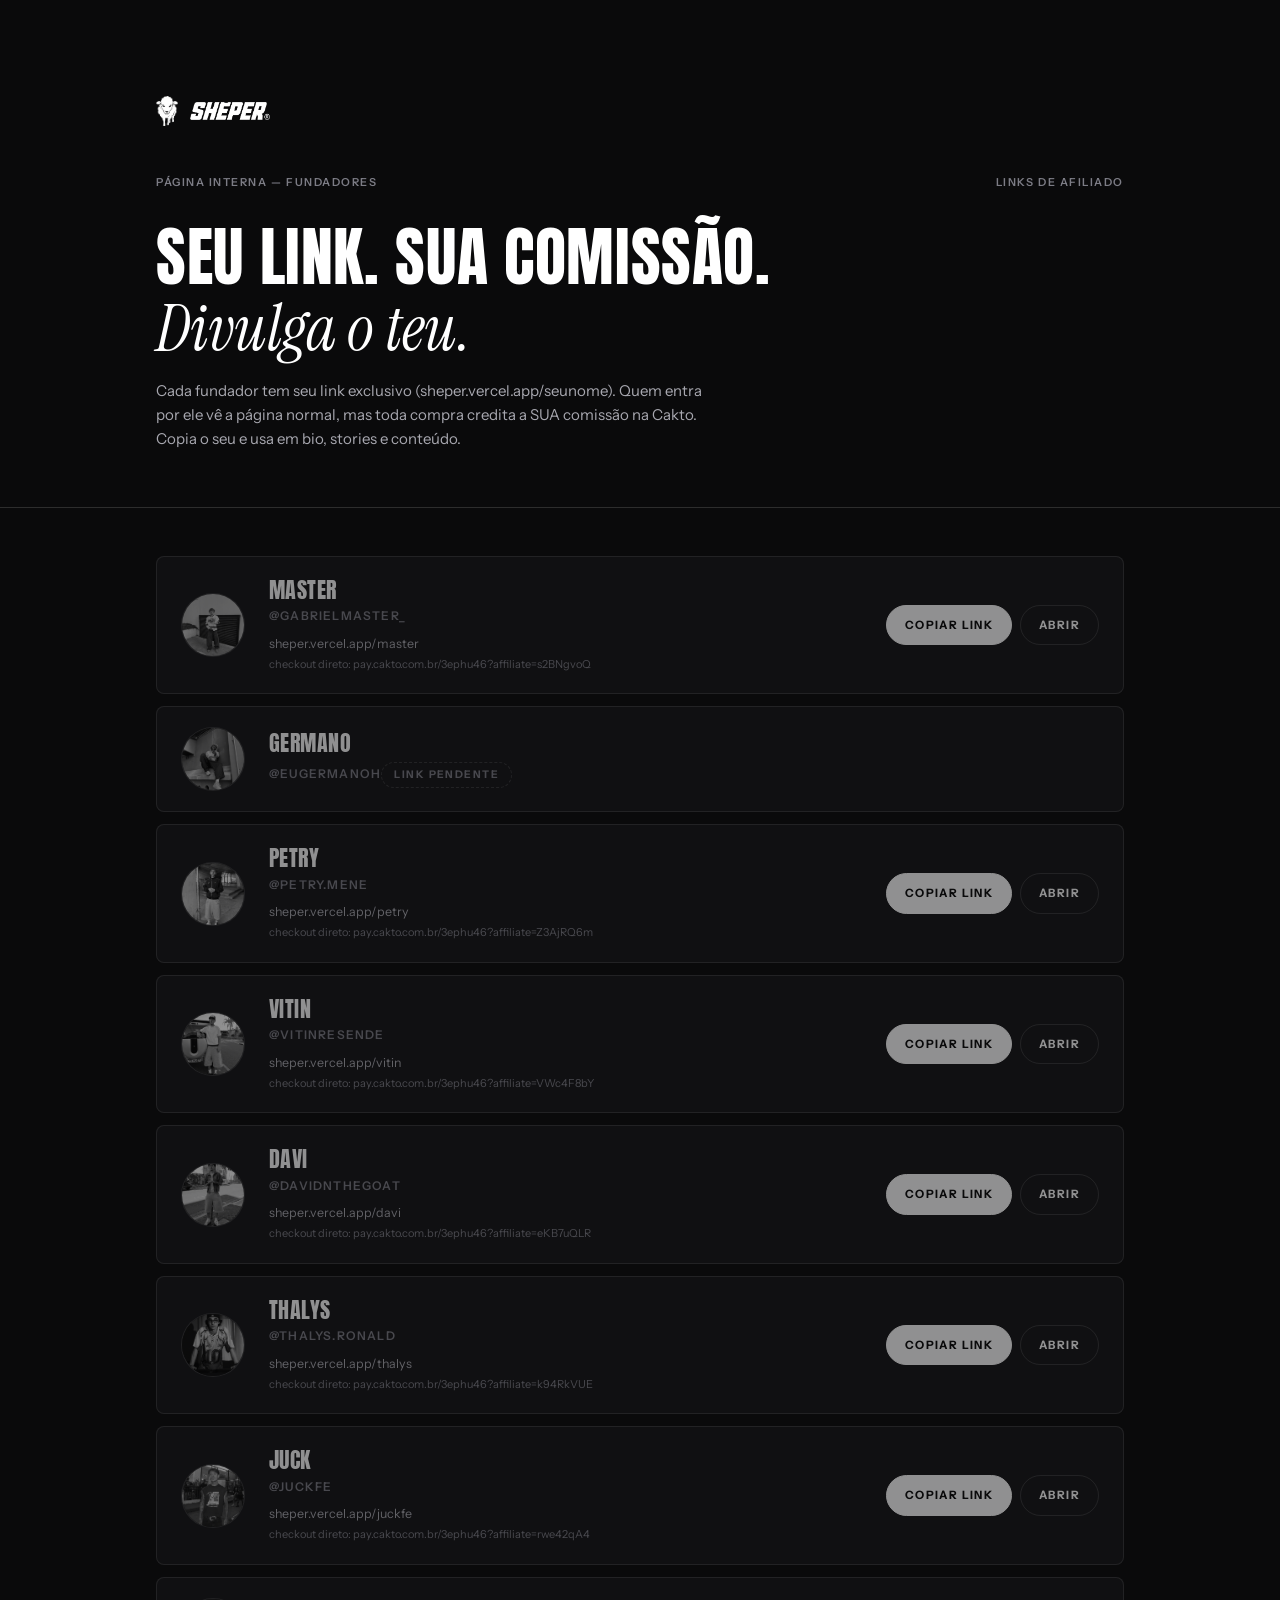
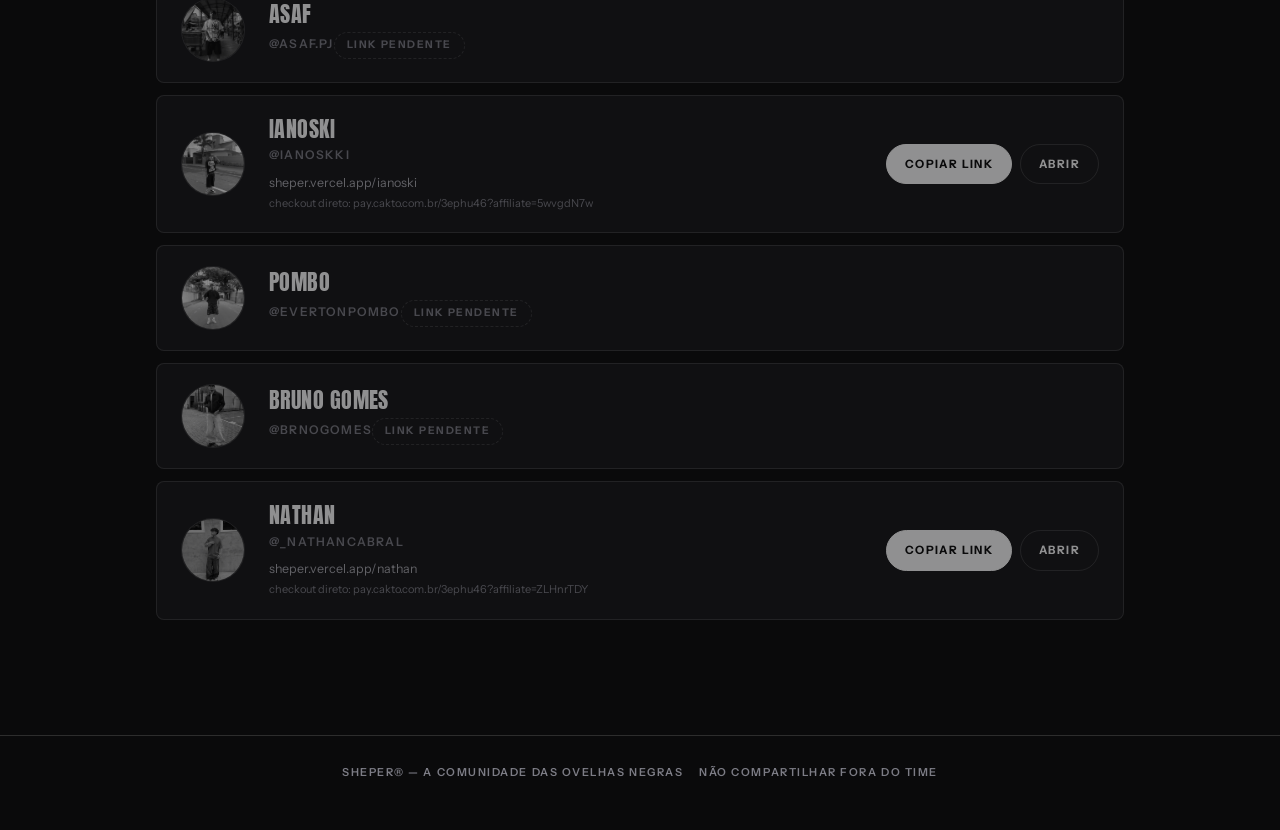
<file: afiliados.html>
<!DOCTYPE html>
<html lang="pt-BR">
<head>
  <meta charset="UTF-8" />
  <meta name="viewport" content="width=device-width, initial-scale=1.0" />
  <title>SHEPER — Links de Afiliado dos Fundadores</title>
  <meta name="description" content="Página interna: link de afiliado de cada fundador da Sheper." />
  <meta name="robots" content="noindex, nofollow" />
  <link rel="icon" type="image/png" href="img/logo/favicon.png" />
  <link rel="preconnect" href="https://fonts.googleapis.com" />
  <link rel="preconnect" href="https://fonts.gstatic.com" crossorigin />
  <link href="https://fonts.googleapis.com/css2?family=Anton&family=Instrument+Sans:ital,wght@0,400;0,500;0,600;0,700;1,400&family=Instrument+Serif:ital@1&display=swap" rel="stylesheet" />
  <style>
    :root {
      --white: #ffffff;
      --off: #f3f3f4;
      --gray: #9896a1;
      --mid-dark: #a8a8b0;
      --gray-dark: #7c7c85;
      --ink: #141416;
      --black: #0a0a0b;
      --black-soft: #161619;
      --line-dark: rgba(255, 255, 255, 0.14);
      --font-sans: "Instrument Sans", "Helvetica Neue", Arial, sans-serif;
      --font-serif: "Instrument Serif", Georgia, serif;
      --font-headline: "Anton", "Impact", sans-serif;
      --radius: 4px;
      --radius-lg: 8px;
      --gutter: clamp(20px, 4.5vw, 56px);
    }

    *, *::before, *::after { box-sizing: border-box; margin: 0; padding: 0; }

    html { -webkit-text-size-adjust: 100%; }

    body {
      font-family: var(--font-sans);
      font-size: 16px;
      line-height: 1.6;
      color: var(--white);
      background: var(--black);
      -webkit-font-smoothing: antialiased;
      min-height: 100vh;
    }

    img { display: block; max-width: 100%; height: auto; }
    a { color: inherit; text-decoration: none; }
    button { font: inherit; cursor: pointer; }
    ::selection { background: var(--white); color: var(--black); }

    .container {
      max-width: 1080px;
      margin: 0 auto;
      padding: 0 var(--gutter);
    }

    /* ---------- Header ---------- */
    .page-header {
      padding: clamp(48px, 8vw, 96px) 0 clamp(32px, 5vw, 56px);
      border-bottom: 1px solid var(--line-dark);
    }

    .brand {
      display: inline-flex;
      align-items: center;
      gap: 12px;
      margin-bottom: clamp(28px, 5vw, 48px);
    }

    .brand-mark { width: 22px; height: auto; filter: invert(1); }
    .brand-word { height: 18px; width: auto; filter: invert(1); }

    .sec-head {
      display: flex;
      justify-content: space-between;
      gap: 16px;
      font-size: 11px;
      font-weight: 600;
      letter-spacing: 0.14em;
      text-transform: uppercase;
      color: var(--gray-dark);
      margin-bottom: clamp(20px, 3vw, 32px);
    }

    .page-title {
      font-family: var(--font-headline);
      font-weight: 400;
      font-size: clamp(34px, 6.5vw, 64px);
      line-height: 1.04;
      letter-spacing: 0.01em;
      text-transform: uppercase;
    }

    .page-title em {
      font-family: var(--font-serif);
      font-style: italic;
      text-transform: none;
      letter-spacing: 0;
    }

    .page-sub {
      margin-top: 16px;
      max-width: 560px;
      color: var(--mid-dark);
      font-size: 15px;
    }

    /* ---------- Lista ---------- */
    .aff-list {
      list-style: none;
      padding: clamp(28px, 5vw, 48px) 0 clamp(64px, 9vw, 120px);
      display: grid;
      gap: 12px;
    }

    .aff-card {
      display: grid;
      grid-template-columns: auto 1fr auto;
      align-items: center;
      gap: clamp(14px, 2.5vw, 24px);
      padding: clamp(14px, 2.5vw, 20px) clamp(14px, 2.5vw, 24px);
      background: var(--black-soft);
      border: 1px solid var(--line-dark);
      border-radius: var(--radius-lg);
      transition: border-color 0.2s ease;
    }

    .aff-card:hover { border-color: rgba(255, 255, 255, 0.3); }

    .aff-photo {
      width: clamp(52px, 8vw, 64px);
      height: clamp(52px, 8vw, 64px);
      border-radius: 50%;
      overflow: hidden;
      border: 1px solid var(--line-dark);
      flex-shrink: 0;
      background: var(--ink);
    }

    .aff-photo img {
      width: 100%;
      height: 100%;
      object-fit: cover;
      filter: grayscale(1);
      transition: filter 0.25s ease;
    }

    .aff-card:hover .aff-photo img { filter: grayscale(0); }

    .aff-id { min-width: 0; }

    .aff-name {
      font-family: var(--font-headline);
      font-weight: 400;
      font-size: clamp(17px, 2.6vw, 22px);
      letter-spacing: 0.02em;
      text-transform: uppercase;
      line-height: 1.15;
    }

    .aff-handle {
      font-size: 12px;
      font-weight: 600;
      letter-spacing: 0.1em;
      color: var(--gray-dark);
      text-transform: uppercase;
    }

    .aff-link {
      display: block;
      margin-top: 6px;
      font-size: 12.5px;
      color: var(--mid-dark);
      white-space: nowrap;
      overflow: hidden;
      text-overflow: ellipsis;
      max-width: 100%;
    }

    .aff-link:hover { color: var(--white); text-decoration: underline; }

    .aff-link-sub {
      margin-top: 2px;
      font-size: 11px;
      color: var(--gray-dark);
    }

    .aff-actions {
      display: flex;
      gap: 8px;
      flex-shrink: 0;
    }

    .btn {
      display: inline-flex;
      align-items: center;
      justify-content: center;
      gap: 8px;
      padding: 10px 18px;
      border-radius: 999px;
      font-size: 11.5px;
      font-weight: 700;
      letter-spacing: 0.12em;
      text-transform: uppercase;
      border: 1px solid var(--line-dark);
      background: transparent;
      color: var(--white);
      transition: background 0.2s ease, color 0.2s ease, border-color 0.2s ease;
      white-space: nowrap;
    }

    .btn:hover { border-color: var(--white); }

    .btn-solid {
      background: var(--white);
      color: var(--black);
      border-color: var(--white);
    }

    .btn-solid:hover { background: var(--off); }

    .btn.copied {
      background: var(--white);
      color: var(--black);
      border-color: var(--white);
    }

    /* ---------- Pendente ---------- */
    .aff-card.pending { opacity: 0.55; }

    .aff-card.pending .aff-photo img { filter: grayscale(1); }

    .tag-pending {
      display: inline-block;
      margin-top: 6px;
      padding: 4px 12px;
      border: 1px dashed var(--line-dark);
      border-radius: 999px;
      font-size: 10.5px;
      font-weight: 700;
      letter-spacing: 0.14em;
      text-transform: uppercase;
      color: var(--gray-dark);
    }

    /* ---------- Footer ---------- */
    .page-footer {
      border-top: 1px solid var(--line-dark);
      padding: 28px 0 48px;
      font-size: 11px;
      font-weight: 600;
      letter-spacing: 0.14em;
      text-transform: uppercase;
      color: var(--gray-dark);
      display: flex;
      justify-content: space-between;
      gap: 16px;
      flex-wrap: wrap;
    }

    /* ---------- Toast ---------- */
    .toast {
      position: fixed;
      left: 50%;
      bottom: 28px;
      transform: translate(-50%, 20px);
      background: var(--white);
      color: var(--black);
      font-size: 12px;
      font-weight: 700;
      letter-spacing: 0.12em;
      text-transform: uppercase;
      padding: 12px 24px;
      border-radius: 999px;
      opacity: 0;
      pointer-events: none;
      transition: opacity 0.25s ease, transform 0.25s ease;
      z-index: 50;
    }

    .toast.show { opacity: 1; transform: translate(-50%, 0); }

    /* ---------- Mobile ---------- */
    @media (max-width: 640px) {
      .aff-card {
        grid-template-columns: auto 1fr;
        grid-template-areas:
          "photo id"
          "actions actions";
      }
      .aff-photo { grid-area: photo; }
      .aff-id { grid-area: id; }
      .aff-actions { grid-area: actions; }
      .aff-actions .btn { flex: 1; }
    }
  </style>
</head>
<body>

  <header class="page-header">
    <div class="container">
      <a href="index.html" class="brand" aria-label="SHEPER — ir pra página principal">
        <img class="brand-mark" src="img/logo/simbolo.png" alt="" width="418" height="573" />
        <img class="brand-word" src="img/logo/wordmark.png" alt="SHEPER" width="1100" height="247" />
      </a>
      <div class="sec-head">
        <span>PÁGINA INTERNA — FUNDADORES</span>
        <span>LINKS DE AFILIADO</span>
      </div>
      <h1 class="page-title">Seu link. Sua comissão.<br /><em>Divulga o teu.</em></h1>
      <p class="page-sub">Cada fundador tem seu link exclusivo (sheper.vercel.app/seunome). Quem entra por ele vê a página normal, mas toda compra credita a SUA comissão na Cakto. Copia o seu e usa em bio, stories e conteúdo.</p>
    </div>
  </header>

  <main class="container">
    <ul class="aff-list" id="aff-list">
      <!-- cards renderizados via script abaixo -->
    </ul>
  </main>

  <footer class="page-footer">
    <div class="container" style="display:flex;justify-content:space-between;gap:16px;flex-wrap:wrap;">
      <span>SHEPER® — A COMUNIDADE DAS OVELHAS NEGRAS</span>
      <span>NÃO COMPARTILHAR FORA DO TIME</span>
    </div>
  </footer>

  <div class="toast" id="toast" role="status">LINK COPIADO ✓</div>

  <script>
    const AFFILIATES = [
      { name: "Master",        handle: "@gabrielmaster_", photo: "fundadores/master.jpg",        slug: "master",     checkout: "https://pay.cakto.com.br/3ephu46?affiliate=s2BNgvoQ" },
      { name: "Germano",       handle: "@eugermanoh",     photo: "fundadores/germano.jpg",       slug: "germano",    checkout: "" },
      { name: "Petry",         handle: "@petry.mene",     photo: "fundadores/petry.jpg",         slug: "petry",      checkout: "https://pay.cakto.com.br/3ephu46?affiliate=Z3AjRQ6m" },
      { name: "Vitin",         handle: "@vitinresende",   photo: "fundadores/vitin.jpg",         slug: "vitin",      checkout: "https://pay.cakto.com.br/3ephu46?affiliate=VWc4F8bY" },
      { name: "Davi",          handle: "@davidnthegoat",  photo: "fundadores/davi.jpg",          slug: "davi",       checkout: "https://pay.cakto.com.br/3ephu46?affiliate=eKB7uQLR" },
      { name: "Thalys",        handle: "@thalys.ronald",  photo: "fundadores/thalys.jpg",        slug: "thalys",     checkout: "https://pay.cakto.com.br/3ephu46?affiliate=k94RkVUE" },
      { name: "Juck",          handle: "@juckfe",         photo: "fundadores/juckfe.jpg",        slug: "juckfe",     checkout: "https://pay.cakto.com.br/3ephu46?affiliate=rwe42qA4" },
      { name: "Asaf",          handle: "@asaf.pj",        photo: "fundadores/asaf.jpg",          slug: "asaf",       checkout: "" },
      { name: "Ianoski",       handle: "@ianoskki",       photo: "fundadores/dudu.jpg",          slug: "ianoski",    checkout: "https://pay.cakto.com.br/3ephu46?affiliate=5wvgdN7w" },
      { name: "Pombo",         handle: "@evertonpombo",   photo: "fundadores/everton.jpg",       slug: "pombo",      checkout: "" },
      { name: "Bruno Gomes",   handle: "@brnogomes",      photo: "fundadores/bruno gomes.jpg",   slug: "brunogomes", checkout: "" },
      { name: "Nathan",        handle: "@_nathancabral",  photo: "fundadores/nathan cabral.jpg", slug: "nathan",     checkout: "https://pay.cakto.com.br/3ephu46?affiliate=ZLHnrTDY" },
    ];
    // Satiro e Juan Pablo não entram aqui: as vendas deles rodam pelo link principal
    // https://sheper.vercel.app (sem código de afiliado).

    const SITE = "https://sheper.vercel.app";

    const list = document.getElementById("aff-list");
    const toast = document.getElementById("toast");
    let toastTimer;

    AFFILIATES.forEach((f) => {
      const li = document.createElement("li");
      li.className = "aff-card" + (f.link ? "" : " pending");

      const photo = document.createElement("span");
      photo.className = "aff-photo";
      const img = document.createElement("img");
      img.src = f.photo;
      img.alt = f.name;
      img.loading = "lazy";
      photo.appendChild(img);

      const id = document.createElement("div");
      id.className = "aff-id";
      const name = document.createElement("h2");
      name.className = "aff-name";
      name.textContent = f.name;
      const handle = document.createElement("span");
      handle.className = "aff-handle";
      handle.textContent = f.handle;
      id.appendChild(name);
      id.appendChild(handle);

      const shareLink = SITE + "/" + f.slug;

      if (f.checkout) {
        const a = document.createElement("a");
        a.className = "aff-link";
        a.href = shareLink;
        a.target = "_blank";
        a.rel = "noopener";
        a.textContent = shareLink.replace("https://", "");
        id.appendChild(a);

        const sub = document.createElement("a");
        sub.className = "aff-link aff-link-sub";
        sub.href = f.checkout;
        sub.target = "_blank";
        sub.rel = "noopener";
        sub.textContent = "checkout direto: " + f.checkout.replace("https://", "");
        id.appendChild(sub);
      } else {
        const tag = document.createElement("span");
        tag.className = "tag-pending";
        tag.textContent = "Link pendente";
        id.appendChild(tag);
      }

      const actions = document.createElement("div");
      actions.className = "aff-actions";

      if (f.checkout) {
        const copyBtn = document.createElement("button");
        copyBtn.className = "btn btn-solid";
        copyBtn.type = "button";
        copyBtn.textContent = "Copiar link";
        copyBtn.addEventListener("click", () => copyLink(shareLink, copyBtn));

        const openBtn = document.createElement("a");
        openBtn.className = "btn";
        openBtn.href = shareLink;
        openBtn.target = "_blank";
        openBtn.rel = "noopener";
        openBtn.textContent = "Abrir";

        actions.appendChild(copyBtn);
        actions.appendChild(openBtn);
      }

      li.appendChild(photo);
      li.appendChild(id);
      li.appendChild(actions);
      list.appendChild(li);
    });

    function copyLink(text, btn) {
      const done = () => {
        btn.classList.add("copied");
        btn.textContent = "Copiado ✓";
        showToast();
        setTimeout(() => {
          btn.classList.remove("copied");
          btn.textContent = "Copiar link";
        }, 1800);
      };

      if (navigator.clipboard && window.isSecureContext) {
        navigator.clipboard.writeText(text).then(done).catch(() => fallbackCopy(text, done));
      } else {
        fallbackCopy(text, done);
      }
    }

    function fallbackCopy(text, done) {
      const ta = document.createElement("textarea");
      ta.value = text;
      ta.style.position = "fixed";
      ta.style.opacity = "0";
      document.body.appendChild(ta);
      ta.select();
      try { document.execCommand("copy"); } catch (e) {}
      document.body.removeChild(ta);
      done();
    }

    function showToast() {
      clearTimeout(toastTimer);
      toast.classList.add("show");
      toastTimer = setTimeout(() => toast.classList.remove("show"), 1600);
    }
  </script>
</body>
</html>
</file>
<file: css/styles.css>
/* ==========================================================================
   SHEPER — identidade visual editorial
   Branco / preto / cinza · hairlines · tipografia grotesca + serif itálica
   Paleta base: #FFFFFF · #F3F3F4 · #9896A1 · #373738 · #0A0A0B
   ========================================================================== */

:root {
  --white: #ffffff;
  --paper: #fafafa;
  --off: #f3f3f4;
  --line: #e4e4e8;
  --line-strong: #141416;
  --gray: #9896a1;
  --mid: #5c5c63;
  --ink: #141416;
  --black: #0a0a0b;
  --black-soft: #161619;
  --line-dark: rgba(255, 255, 255, 0.14);
  --mid-dark: #a8a8b0;
  --gray-dark: #7c7c85;

  --font-sans: "Instrument Sans", "Helvetica Neue", Arial, sans-serif;
  --font-serif: "Instrument Serif", Georgia, serif;
  --font-headline: "Anton", "Impact", sans-serif;

  --pad-section: clamp(84px, 11vw, 152px);
  --gutter: clamp(20px, 4.5vw, 56px);
  --radius: 4px;
  --radius-lg: 8px;
}

/* ---------- Reset ---------- */
*,
*::before,
*::after {
  box-sizing: border-box;
  margin: 0;
  padding: 0;
}

html {
  scroll-behavior: smooth;
  -webkit-text-size-adjust: 100%;
}

body {
  font-family: var(--font-sans);
  font-size: 16px;
  line-height: 1.6;
  color: var(--ink);
  background: var(--white);
  -webkit-font-smoothing: antialiased;
  overflow-x: hidden;
}

img {
  display: block;
  max-width: 100%;
  height: auto;
}

a {
  color: inherit;
  text-decoration: none;
}

ul,
ol {
  list-style: none;
}

section {
  scroll-margin-top: 84px;
}

::selection {
  background: var(--ink);
  color: var(--white);
}

/* ==========================================================================
   Layout base
   ========================================================================== */

.container {
  width: 100%;
  max-width: 1240px;
  margin-inline: auto;
  padding-inline: var(--gutter);
}

.container-narrow {
  max-width: 880px;
}

.section {
  padding: var(--pad-section) 0;
}

.section-paper {
  background: var(--paper);
  border-top: 1px solid var(--line);
  border-bottom: 1px solid var(--line);
}

.section-black {
  background: var(--black);
  color: var(--white);
}

.section-black.section-founders {
  background:
    radial-gradient(90% 55% at 85% 0%, #1a1a1e 0%, transparent 60%),
    var(--black);
}

.text-center {
  text-align: center;
}

/* ---------- Cabeçalho de seção (índice + hairline) ---------- */
.sec-head {
  display: flex;
  justify-content: space-between;
  align-items: baseline;
  gap: 16px;
  border-top: 1px solid var(--line-strong);
  padding-top: 16px;
  margin-bottom: clamp(40px, 6vw, 72px);
  font-size: 11px;
  font-weight: 600;
  letter-spacing: 0.22em;
  text-transform: uppercase;
  color: var(--ink);
}

.sec-head span:last-child {
  color: var(--gray);
  text-align: right;
}

.sec-head-dark {
  border-top-color: var(--line-dark);
  color: var(--white);
}

.sec-head-dark span:last-child {
  color: var(--gray-dark);
}

/* ==========================================================================
   Tipografia
   ========================================================================== */

h1,
h2,
h3,
h4 {
  font-family: var(--font-headline);
  font-weight: 400;
  font-style: italic;
  line-height: 1.02;
  letter-spacing: 0.01em;
  text-transform: uppercase;
}

h1 em,
h2 em,
h3 em,
.title-xl em,
.title-lg em {
  font-family: var(--font-headline);
  font-style: italic;
  font-weight: 400;
  letter-spacing: 0.01em;
  text-transform: uppercase;
}

/* destaque das headlines: Anton itálica vazada (outline) */
@supports (-webkit-text-stroke: 1px black) {
  h1 em,
  h2 em,
  h3 em,
  .title-xl em,
  .title-lg em {
    -webkit-text-stroke: 0.028em currentColor;
    -webkit-text-fill-color: transparent;
  }
}

.title-xl {
  font-size: clamp(2.5rem, 5.6vw, 4.4rem);
  margin-bottom: clamp(32px, 4.5vw, 56px);
}

.title-lg {
  font-size: clamp(2rem, 4.2vw, 3.3rem);
  margin-bottom: clamp(28px, 4vw, 48px);
}

.eyebrow {
  font-size: 11px;
  font-weight: 600;
  letter-spacing: 0.26em;
  text-transform: uppercase;
  color: var(--mid);
  margin-bottom: clamp(20px, 3vw, 32px);
}

.badge {
  display: inline-block;
  font-size: 10px;
  font-weight: 600;
  letter-spacing: 0.2em;
  text-transform: uppercase;
  color: var(--mid);
  border: 1px solid var(--line);
  border-radius: 999px;
  padding: 7px 14px;
}

.badge-dark {
  color: var(--mid-dark);
  border-color: var(--line-dark);
}

.prose p {
  margin-bottom: 1.3em;
  font-size: clamp(1rem, 1.3vw, 1.125rem);
  line-height: 1.7;
  color: var(--mid);
  max-width: 62ch;
}

.prose p:last-child {
  margin-bottom: 0;
}

.prose strong {
  color: var(--ink);
  font-weight: 600;
}

.prose-dark p {
  color: var(--mid-dark);
}

.prose-dark strong {
  color: var(--white);
}

.prose-narrow p {
  max-width: 56ch;
}

.prose-center p {
  margin-inline: auto;
}

.prose-cols {
  display: grid;
  grid-template-columns: 1fr 1fr;
  gap: clamp(24px, 4vw, 64px);
  max-width: 1000px;
}

.prose-cols p {
  margin-bottom: 0;
}

/* ==========================================================================
   Botões e links
   ========================================================================== */

.btn {
  display: inline-flex;
  align-items: center;
  justify-content: center;
  gap: 10px;
  border: 1px solid transparent;
  border-radius: 999px;
  font-family: var(--font-sans);
  font-size: 12px;
  font-weight: 600;
  letter-spacing: 0.14em;
  text-transform: uppercase;
  line-height: 1;
  padding: 16px 30px;
  cursor: pointer;
  white-space: nowrap;
  transition: transform 0.25s ease, background 0.25s ease, color 0.25s ease,
    border-color 0.25s ease, box-shadow 0.25s ease;
}

.btn:hover {
  transform: translateY(-2px);
}

.btn-lg {
  padding: 20px 40px;
  font-size: 12.5px;
}

.btn-block {
  width: 100%;
}

.btn-dark {
  background: linear-gradient(135deg, #26262b 0%, var(--black) 45%);
  color: var(--white);
}

.btn-dark:hover {
  box-shadow: 0 14px 32px -14px rgba(10, 10, 11, 0.55);
}

.btn-light {
  background: var(--white);
  color: var(--black);
}

.btn-light:hover {
  box-shadow: 0 14px 32px -14px rgba(255, 255, 255, 0.35);
}

.btn-ghost {
  border-color: var(--line-strong);
  color: var(--ink);
  background: transparent;
}

.btn-header {
  padding: 12px 22px;
  font-size: 11px;
}

.btn-solid {
  background: var(--black);
  color: var(--white);
}

.link-quiet {
  font-size: 13px;
  font-weight: 500;
  letter-spacing: 0.02em;
  color: var(--mid);
  border-bottom: 1px solid var(--line);
  padding-bottom: 3px;
  transition: color 0.25s ease, border-color 0.25s ease;
}

.link-quiet:hover {
  color: var(--ink);
  border-color: var(--ink);
}

.cta-row {
  display: flex;
  justify-content: center;
  margin-top: clamp(44px, 6vw, 72px);
}

/* ==========================================================================
   Header fixo
   ========================================================================== */

.site-header {
  position: fixed;
  inset: 0 0 auto 0;
  z-index: 100;
  background: rgba(255, 255, 255, 0.85);
  -webkit-backdrop-filter: blur(16px);
  backdrop-filter: blur(16px);
  border-bottom: 1px solid var(--line);
  transition: background 0.35s ease, border-color 0.35s ease;
}

.header-inner {
  display: flex;
  align-items: center;
  justify-content: space-between;
  height: 68px;
}

.brand {
  display: inline-flex;
  align-items: center;
  gap: 12px;
}

.brand-mark {
  width: auto;
  height: 38px;
}

.brand-word {
  width: auto;
  height: 16px;
}

.header-actions {
  display: flex;
  align-items: center;
  gap: 10px;
}

/* ==========================================================================
   01 · Hero — cena ilustrada: rebanho branco à direita, ovelha negra à esquerda
   ========================================================================== */

.hero {
  position: relative;
  overflow: hidden;
  display: flex;
  align-items: center;
  min-height: min(840px, 100svh);
  padding-top: clamp(110px, 11vw, 160px);
  padding-bottom: clamp(48px, 6vw, 88px);
}

/* seção seguinte ao hero mais próxima, mantendo o ritmo */
#prova {
  padding-top: clamp(56px, 7vw, 96px);
}

.hero-container {
  position: relative;
  z-index: 2;
  display: flex;
  justify-content: center;
  align-items: center;
  width: 100%;
}

.hero-center {
  flex: 0 1 680px;
  margin-inline: auto;
  display: flex;
  flex-direction: column;
  align-items: center;
  text-align: center;
}

.eyebrow-hero {
  display: inline-flex;
  align-items: center;
  gap: 12px;
}

.eyebrow-mark {
  height: 20px;
  width: auto;
  animation: mark-float 3.2s ease-in-out infinite;
}

.hero-title {
  font-family: var(--font-headline);
  font-size: clamp(2.9rem, 6.6vw, 5.4rem);
  font-weight: 400;
  font-style: italic;
  letter-spacing: 0.01em;
  line-height: 0.99;
  text-transform: uppercase;
}

.hero-title em {
  font-family: var(--font-headline);
  font-style: italic;
  font-weight: 400;
  font-size: 1em;
  color: var(--ink);
  text-transform: uppercase;
}

@supports (-webkit-text-stroke: 1px black) {
  .hero-title em {
    -webkit-text-stroke: 0.028em currentColor;
    -webkit-text-fill-color: transparent;
  }
}

.hero-sub {
  font-size: clamp(1.15rem, 1.8vw, 1.45rem);
  font-weight: 500;
  letter-spacing: -0.015em;
  line-height: 1.35;
  color: var(--ink);
  margin-top: clamp(20px, 2.6vw, 32px);
  margin-bottom: 18px;
  max-width: 40ch;
}

.hero-micro {
  font-size: 0.95rem;
  line-height: 1.7;
  color: var(--mid);
  max-width: 46ch;
  margin-inline: auto;
  margin-bottom: clamp(28px, 3.4vw, 40px);
}

.hero-cta {
  display: flex;
  align-items: center;
  justify-content: center;
  gap: 24px;
  flex-wrap: wrap;
}

/* ---------- Ovelha (SVG inline) ---------- */

.sheep {
  display: block;
}

.sheep-white {
  --sheep-wool: #ffffff;
  --sheep-face: #ffffff;
  --sheep-eye: #141416;
  --sheep-line: #141416;
  --sheep-ground: rgba(10, 10, 11, 0.07);
}

.sheep-black {
  --sheep-wool: #141416;
  --sheep-face: #141416;
  --sheep-eye: #ffffff;
  --sheep-line: #141416;
  --sheep-ground: rgba(10, 10, 11, 0.14);
}

.sheep-shadow {
  fill: var(--sheep-ground);
}

.sheep-leg {
  fill: none;
  stroke: var(--sheep-line);
  stroke-width: 5;
  stroke-linecap: round;
  transform-box: fill-box;
  transform-origin: 50% 8%;
}

.sheep-wool-line circle {
  fill: var(--sheep-wool);
  stroke: var(--sheep-line);
  stroke-width: 5;
}

.sheep-wool circle {
  fill: var(--sheep-wool);
}

.sheep-ear,
.sheep-face {
  fill: var(--sheep-face);
  stroke: var(--sheep-line);
  stroke-width: 4;
}

.sheep-tuft {
  fill: var(--sheep-wool);
  stroke: var(--sheep-line);
  stroke-width: 4;
}

.sheep-eye {
  fill: var(--sheep-eye);
}

/* respiração do corpo (pescando/andando) */
.sheep-bob {
  animation: sheep-bob 1.6s ease-in-out infinite;
  animation-delay: var(--bob-delay, 0s);
}

/* andar da ovelha negra: corpo mais rápido + pernas alternando */
.sheep-walk .sheep-bob {
  animation-duration: 0.9s;
}

.sheep-walk .leg-a {
  animation: leg-swing 0.45s ease-in-out var(--walk-delay, 0s) infinite alternate;
}

.sheep-walk .leg-b {
  animation: leg-swing 0.45s ease-in-out var(--walk-delay, 0s) infinite alternate-reverse;
}

/* ---------- Rebanho branco (direita) ---------- */

.hero-flock {
  position: absolute;
  top: -40px;
  right: -50px;
  bottom: -30px;
  width: clamp(300px, 38vw, 560px);
  z-index: 1;
  pointer-events: none;
  -webkit-mask-image: linear-gradient(90deg, transparent 0%, #000 24%);
  mask-image: linear-gradient(90deg, transparent 0%, #000 24%);
}

.hero-flock .sheep {
  position: absolute;
  width: 27%;
  transform: rotate(-10deg) scale(var(--s, 1));
}

/* ---------- Ovelha negra (esquerda) ---------- */

.hero-blacksheep {
  position: absolute;
  z-index: 1;
  left: clamp(10px, 4.5vw, 76px);
  bottom: clamp(18px, 4.5vw, 48px);
  width: clamp(120px, 14vw, 190px);
  pointer-events: none;
  animation: sheep-breakaway 1.5s cubic-bezier(0.22, 0.8, 0.3, 1) 0.25s both;
}

/* ---------- Cena mobile (esteira em dois planos) — só aparece ≤860px ---------- */

.hero-meadow {
  display: none;
}

/* ---------- Trilha pontilhada (rebanho → ovelha negra) ---------- */

.hero-trail {
  position: absolute;
  z-index: 0;
  left: clamp(140px, 18vw, 320px);
  right: clamp(300px, 36vw, 560px);
  top: 58%;
  bottom: 6%;
  width: auto;
  height: auto;
  pointer-events: none;
  opacity: 0.6;
}

.hero-trail path {
  fill: none;
  stroke: var(--line);
  stroke-width: 2.5;
  stroke-linecap: round;
  stroke-dasharray: 0.1 14;
  animation: trail-march 1.1s linear infinite;
}

/* ---------- Animações da cena ---------- */

@keyframes sheep-bob {
  0%,
  100% {
    transform: translateY(0);
  }
  50% {
    transform: translateY(-2.5px);
  }
}

@keyframes leg-swing {
  from {
    transform: rotate(9deg);
  }
  to {
    transform: rotate(-9deg);
  }
}

@keyframes sheep-breakaway {
  from {
    transform: translateX(110px);
    opacity: 0;
  }
  to {
    transform: translateX(0);
    opacity: 1;
  }
}

@keyframes sheep-arrive {
  from {
    transform: translateY(14px);
    opacity: 0;
  }
  to {
    transform: translateY(0);
    opacity: 1;
  }
}

@keyframes meadow-scroll {
  to {
    transform: translateX(-50%);
  }
}

@keyframes trail-march {
  to {
    stroke-dashoffset: -14.1;
  }
}

@keyframes mark-float {
  0%,
  100% {
    transform: translateY(0);
  }
  50% {
    transform: translateY(-3px);
  }
}

/* ==========================================================================
   02 · A prova (estudos)
   ========================================================================== */

.study-grid {
  display: grid;
  grid-template-columns: repeat(3, 1fr);
  gap: clamp(12px, 1.6vw, 18px);
}

.study-card {
  display: flex;
  flex-direction: column;
  gap: 18px;
  border: 1px solid var(--line);
  border-radius: var(--radius-lg);
  background: var(--white);
  padding: clamp(26px, 3vw, 38px);
}

.study-card-gray {
  background: var(--off);
}

.study-card-dark {
  background:
    radial-gradient(110% 80% at 100% 0%, #232328 0%, transparent 55%),
    var(--black);
  border-color: var(--black);
  color: var(--white);
}

.study-card h3 {
  font-family: var(--font-sans);
  font-style: normal;
  text-transform: none;
  font-size: clamp(1.25rem, 1.7vw, 1.5rem);
  font-weight: 600;
  letter-spacing: -0.025em;
  line-height: 1.15;
}

.study-card > p {
  font-size: 0.95rem;
  line-height: 1.65;
  color: var(--mid);
}

.study-card-dark > p {
  color: var(--mid-dark);
}

.study-source {
  font-size: 10px;
  font-weight: 600;
  letter-spacing: 0.16em;
  color: var(--gray);
  margin-top: auto;
}

.study-punch {
  border-top: 1px solid var(--line);
  padding-top: 18px;
}

.study-card-dark .study-punch {
  border-top-color: var(--line-dark);
}

.study-punch em {
  font-family: var(--font-serif);
  font-style: italic;
  font-size: 1.2rem;
  line-height: 1.3;
  color: var(--ink);
}

.study-card-dark .study-punch em {
  color: var(--white);
}

/* ==========================================================================
   03 · O diagnóstico
   ========================================================================== */

.diag {
  margin-top: clamp(48px, 7vw, 88px);
  border-top: 1px solid var(--line-strong);
}

.diag-row {
  display: grid;
  grid-template-columns: 1fr 1fr;
  gap: 16px;
  align-items: baseline;
  padding: clamp(20px, 2.6vw, 30px) 0;
  border-bottom: 1px solid var(--line);
  font-size: clamp(1.3rem, 2.8vw, 2.1rem);
  font-weight: 500;
  letter-spacing: -0.03em;
  line-height: 1.1;
}

.diag-neg {
  color: var(--gray);
}

.diag-pos {
  color: var(--ink);
  font-weight: 600;
}

.turn-quote {
  margin: clamp(56px, 8vw, 100px) auto;
  max-width: 720px;
  text-align: center;
  font-size: clamp(1.6rem, 3.4vw, 2.6rem);
  font-weight: 500;
  letter-spacing: -0.03em;
  line-height: 1.2;
}

.turn-quote em {
  font-family: var(--font-serif);
  font-style: italic;
  font-weight: 400;
  font-size: 1.15em;
}

.turn-quote strong {
  font-weight: 600;
}

.list-label {
  font-size: 11px;
  font-weight: 600;
  letter-spacing: 0.22em;
  color: var(--mid);
  margin-bottom: 8px;
}

.pain-list li {
  display: flex;
  align-items: baseline;
  gap: clamp(18px, 3vw, 40px);
  padding: clamp(16px, 2.2vw, 24px) 0;
  border-bottom: 1px solid var(--line);
  font-size: clamp(1.05rem, 1.8vw, 1.35rem);
  font-weight: 500;
  letter-spacing: -0.015em;
  color: var(--ink);
}

.pain-list li:first-child {
  border-top: 1px solid var(--line-strong);
}

.pain-list li span {
  font-family: var(--font-serif);
  font-style: italic;
  font-size: 0.85em;
  color: var(--gray);
  min-width: 2ch;
}

.diff-line {
  margin-top: clamp(40px, 5.5vw, 64px);
  text-align: center;
  font-size: clamp(1.2rem, 2.2vw, 1.6rem);
  letter-spacing: -0.02em;
  color: var(--mid);
}

.diff-line strong {
  color: var(--ink);
  font-weight: 600;
}

/* ---------- Depoimentos ---------- */
.dm-grid {
  display: grid;
  grid-template-columns: repeat(3, 1fr);
  gap: clamp(12px, 1.6vw, 18px);
  margin-top: clamp(56px, 8vw, 96px);
}

.dm-card {
  display: flex;
  flex-direction: column;
  gap: 14px;
  border: 1px solid var(--line);
  border-radius: var(--radius-lg);
  background: var(--white);
  padding: clamp(22px, 2.6vw, 30px);
}

.dm-header {
  display: flex;
  align-items: center;
  gap: 12px;
  margin-bottom: 4px;
}

.dm-avatar {
  display: inline-flex;
  align-items: center;
  justify-content: center;
  width: 42px;
  height: 42px;
  border-radius: 50%;
  background: var(--black);
  color: var(--white);
  font-size: 12px;
  font-weight: 600;
  letter-spacing: 0.06em;
  flex-shrink: 0;
}

.dm-id {
  display: flex;
  flex-direction: column;
  line-height: 1.3;
}

.dm-id strong {
  font-size: 0.95rem;
  font-weight: 600;
  letter-spacing: -0.01em;
}

.dm-id span {
  font-size: 9.5px;
  font-weight: 600;
  letter-spacing: 0.18em;
  color: var(--gray);
}

.dm-bubble {
  background: var(--off);
  border-radius: 14px;
  border-top-left-radius: 4px;
  padding: 14px 18px;
  font-size: 0.92rem;
  line-height: 1.55;
  color: var(--ink);
}

.dm-result {
  margin-top: auto;
  border-top: 1px solid var(--line);
  padding-top: 16px;
  font-size: 10px;
  font-weight: 600;
  letter-spacing: 0.18em;
  color: var(--mid);
}

.closing-line {
  margin-top: clamp(56px, 8vw, 96px);
  text-align: center;
  font-size: clamp(1.4rem, 2.8vw, 2.2rem);
  font-weight: 500;
  letter-spacing: -0.025em;
  line-height: 1.25;
  color: var(--mid);
}

.closing-line em {
  font-family: var(--font-serif);
  font-style: italic;
  font-weight: 400;
  font-size: 1.2em;
  color: var(--ink);
}

/* ==========================================================================
   04 · O posicionamento (preto)
   ========================================================================== */

.section-black .title-xl,
.section-black .title-lg {
  color: var(--white);
}

.impact-quote {
  margin: clamp(56px, 8vw, 96px) auto 0;
  max-width: 820px;
  text-align: center;
  font-size: clamp(1.7rem, 3.8vw, 3rem);
  font-weight: 500;
  letter-spacing: -0.035em;
  line-height: 1.15;
  color: var(--white);
}

.impact-quote em {
  font-family: var(--font-serif);
  font-style: italic;
  font-weight: 400;
  background: linear-gradient(100deg, #ffffff 30%, #6f6f78 100%);
  -webkit-background-clip: text;
  background-clip: text;
  -webkit-text-fill-color: transparent;
  color: transparent;
}

/* ==========================================================================
   05 · A ferramenta
   ========================================================================== */

.tools-layout {
  display: grid;
  grid-template-columns: 1.05fr 0.95fr;
  gap: clamp(36px, 6vw, 96px);
  align-items: center;
}

.tools-photo {
  position: relative;
  overflow: hidden;
  border-radius: var(--radius);
}

.tools-photo img {
  width: 100%;
  height: auto;
  transition: transform 0.8s ease;
}

.tools-photo:hover img {
  transform: scale(1.03);
}

.tools-photo figcaption {
  position: absolute;
  left: 16px;
  bottom: 14px;
  font-size: 10px;
  font-weight: 600;
  letter-spacing: 0.2em;
  color: var(--white);
  background: rgba(10, 10, 11, 0.55);
  -webkit-backdrop-filter: blur(6px);
  backdrop-filter: blur(6px);
  border-radius: 999px;
  padding: 8px 14px;
}

/* ==========================================================================
   06 · O que você recebe (tabela editorial)
   ========================================================================== */

.benefit-table {
  border-top: 1px solid var(--line-strong);
}

.benefit-row {
  display: grid;
  grid-template-columns: 64px 1fr 1.15fr;
  gap: clamp(16px, 3vw, 48px);
  align-items: baseline;
  padding: clamp(22px, 3vw, 34px) clamp(4px, 1vw, 12px);
  border-bottom: 1px solid var(--line);
  transition: background 0.3s ease;
}

.benefit-row:hover {
  background: var(--white);
}

.benefit-num {
  font-family: var(--font-serif);
  font-style: italic;
  font-size: 1.1rem;
  color: var(--gray);
}

.benefit-row h3 {
  font-family: var(--font-sans);
  font-style: normal;
  text-transform: uppercase;
  font-size: clamp(1rem, 1.4vw, 1.15rem);
  font-weight: 600;
  letter-spacing: 0.04em;
  line-height: 1.3;
}

.benefit-row p {
  font-size: 0.95rem;
  line-height: 1.65;
  color: var(--mid);
}

/* ==========================================================================
   07 · O curso — Vista pra ser Visto
   ========================================================================== */

.qa-list {
  border-top: 1px solid var(--line-strong);
  margin-bottom: clamp(64px, 9vw, 112px);
}

.qa-row {
  display: grid;
  grid-template-columns: 1fr 1fr;
  gap: 16px;
  align-items: baseline;
  padding: clamp(20px, 2.6vw, 30px) 0;
  border-bottom: 1px solid var(--line);
}

.qa-q {
  font-size: clamp(1.1rem, 2vw, 1.5rem);
  font-weight: 500;
  letter-spacing: -0.02em;
  line-height: 1.25;
}

.qa-a {
  font-size: clamp(0.95rem, 1.4vw, 1.1rem);
  color: var(--mid);
}

.qa-a::before {
  content: "→ ";
  color: var(--gray);
}

/* showcase */
.course-showcase {
  display: grid;
  grid-template-columns: minmax(300px, 440px) 1fr;
  gap: clamp(32px, 5vw, 80px);
  align-items: center;
  margin-bottom: clamp(48px, 6vw, 72px);
}

.course-cover {
  position: relative;
  aspect-ratio: 1 / 1;
  overflow: hidden;
  border-radius: var(--radius-lg);
  background:
    radial-gradient(120% 90% at 85% -5%, #2e2e34 0%, transparent 55%),
    linear-gradient(165deg, #1e1e22 0%, var(--black) 65%);
  color: var(--white);
  display: flex;
  flex-direction: column;
  justify-content: space-between;
  padding: clamp(20px, 2.4vw, 30px);
}

.course-cover-top {
  display: flex;
  justify-content: space-between;
  font-size: 10.5px;
  font-weight: 600;
  letter-spacing: 0.22em;
  color: var(--mid-dark);
  position: relative;
  z-index: 2;
}

.course-cover-photo {
  position: absolute;
  inset: 0;
  width: 100%;
  height: 100%;
  object-fit: cover;
  filter: grayscale(1) contrast(1.08);
  z-index: 0;
}

/* degradê pra segurar os textos sobre a foto */
.course-cover-shade {
  position: absolute;
  inset: 0;
  z-index: 1;
  background: linear-gradient(
    180deg,
    rgba(10, 10, 11, 0.7) 0%,
    rgba(10, 10, 11, 0.15) 32%,
    rgba(10, 10, 11, 0.05) 55%,
    rgba(10, 10, 11, 0.82) 100%
  );
}

.course-cover-bottom {
  position: relative;
  z-index: 2;
  display: flex;
  justify-content: space-between;
  align-items: flex-end;
  gap: 12px;
}

.course-cover-title {
  font-family: var(--font-serif);
  font-style: italic;
  font-size: clamp(1.6rem, 2.6vw, 2.2rem);
  line-height: 1.05;
  letter-spacing: -0.01em;
}

.course-cover-meta {
  font-size: 9.5px;
  font-weight: 600;
  letter-spacing: 0.2em;
  color: var(--mid-dark);
  white-space: nowrap;
}

.course-info {
  display: flex;
  flex-direction: column;
  align-items: flex-start;
  gap: clamp(18px, 2.4vw, 26px);
}

.course-name {
  font-size: clamp(2.2rem, 4.4vw, 3.6rem);
  letter-spacing: -0.04em;
}

.course-desc {
  font-size: clamp(1rem, 1.3vw, 1.1rem);
  line-height: 1.7;
  color: var(--mid);
  max-width: 56ch;
}

/* módulos */
.module-grid {
  display: grid;
  grid-template-columns: 1fr 1fr;
  gap: clamp(12px, 1.6vw, 18px);
}

.module-card {
  border: 1px solid var(--line);
  border-radius: var(--radius-lg);
  background: var(--white);
  padding: clamp(22px, 2.6vw, 32px);
  transition: transform 0.3s ease, box-shadow 0.3s ease;
}

.module-card:hover {
  transform: translateY(-3px);
  box-shadow: 0 20px 40px -24px rgba(10, 10, 11, 0.25);
}

.module-gray {
  background: var(--off);
}

.module-dark {
  background:
    radial-gradient(110% 80% at 100% 0%, #222227 0%, transparent 55%),
    var(--black);
  border-color: var(--black);
  color: var(--white);
}

.module-card header {
  display: flex;
  justify-content: space-between;
  align-items: baseline;
  margin-bottom: 14px;
}

.module-num {
  font-family: var(--font-serif);
  font-style: italic;
  font-size: 1.15rem;
  color: var(--gray);
}

.module-lessons {
  font-size: 9.5px;
  font-weight: 600;
  letter-spacing: 0.18em;
  color: var(--mid);
  border: 1px solid var(--line);
  border-radius: 999px;
  padding: 5px 11px;
}

.module-dark .module-lessons {
  color: var(--mid-dark);
  border-color: var(--line-dark);
}

.module-card h4 {
  font-family: var(--font-sans);
  font-style: normal;
  text-transform: uppercase;
  font-size: 1.05rem;
  font-weight: 600;
  letter-spacing: 0.05em;
  margin-bottom: 8px;
}

.module-card p {
  font-size: 0.92rem;
  line-height: 1.6;
  color: var(--mid);
}

.module-dark p {
  color: var(--mid-dark);
}

.module-total {
  margin-top: clamp(24px, 3vw, 36px);
  text-align: center;
  font-size: 11px;
  font-weight: 600;
  letter-spacing: 0.26em;
  color: var(--gray);
}

.course-position {
  margin: clamp(48px, 6vw, 72px) auto 0;
  max-width: 760px;
  text-align: center;
  font-size: clamp(1.05rem, 1.6vw, 1.25rem);
  line-height: 1.7;
  color: var(--mid);
}

.course-position strong {
  color: var(--ink);
  font-weight: 600;
}

/* ==========================================================================
   08 · Uma assinatura (fade branco → preto)
   ========================================================================== */

.section-fade {
  background: var(--black);
  color: var(--white);
}

.fade-strip {
  height: clamp(160px, 22vw, 300px);
  background: linear-gradient(180deg, var(--white) 0%, #cfcfd4 35%, #4b4b52 70%, var(--black) 100%);
}

.section-fade-inner {
  padding-top: clamp(56px, 8vw, 104px);
  padding-bottom: var(--pad-section);
}

.section-fade .title-xl {
  color: var(--white);
}

/* ==========================================================================
   09 · Fundadores (carrossel)
   ========================================================================== */

.founders-intro {
  max-width: 820px;
  font-size: clamp(1rem, 1.3vw, 1.1rem);
  line-height: 1.75;
  color: var(--mid-dark);
  margin-bottom: clamp(48px, 6vw, 80px);
}

.founders-marquee {
  border-top: 1px solid var(--line-dark);
  padding-top: clamp(32px, 4vw, 48px);
}

.fm-viewport {
  overflow: hidden;
  cursor: grab;
  touch-action: pan-y;
  /* respiro pro card levantar no hover sem cortar */
  padding-block: 6px;
  /* fade nas bordas da esteira */
  -webkit-mask-image: linear-gradient(90deg, transparent 0%, #000 5%, #000 95%, transparent 100%);
  mask-image: linear-gradient(90deg, transparent 0%, #000 5%, #000 95%, transparent 100%);
}

.fm-viewport.dragging {
  cursor: grabbing;
}

.fm-track {
  display: flex;
  gap: clamp(14px, 1.8vw, 22px);
  width: max-content;
  will-change: transform;
}

.fm-card {
  width: clamp(250px, 23vw, 310px);
  flex-shrink: 0;
  display: flex;
  flex-direction: column;
  user-select: none;
  -webkit-user-select: none;
  transition: transform 0.35s ease;
}

.fm-card:hover {
  transform: translateY(-4px);
}

.fm-photo {
  position: relative;
  aspect-ratio: 9 / 16;
  overflow: hidden;
  border-radius: var(--radius-lg);
  background:
    radial-gradient(120% 80% at 80% 0%, #26262c 0%, transparent 60%),
    linear-gradient(170deg, #1b1b1f 0%, #101013 70%);
  border: 1px solid var(--line-dark);
  margin-bottom: 16px;
}

.fm-photo > img {
  position: absolute;
  inset: 0;
  width: 100%;
  height: 100%;
  object-fit: cover;
  /* fotos em cor */
}

.fm-placeholder {
  position: absolute;
  inset: 0;
  display: flex;
  flex-direction: column;
  align-items: center;
  justify-content: center;
  gap: 14px;
}

.fm-placeholder img {
  width: 38%;
  height: auto;
  opacity: 0.35;
  filter: grayscale(1);
}

.fm-placeholder span {
  font-size: 9.5px;
  font-weight: 600;
  letter-spacing: 0.24em;
  color: var(--gray-dark);
}

.fm-index {
  position: absolute;
  top: 12px;
  left: 14px;
  z-index: 2;
  font-family: var(--font-serif);
  font-style: italic;
  font-size: 1.1rem;
  color: rgba(255, 255, 255, 0.55);
}

.fm-name {
  font-family: var(--font-sans);
  font-style: normal;
  text-transform: none;
  font-size: 1.5rem;
  font-weight: 500;
  letter-spacing: -0.03em;
  line-height: 1.05;
  color: var(--white);
  margin-bottom: 6px;
}

.fm-handle {
  font-size: 10px;
  font-weight: 600;
  letter-spacing: 0.16em;
  text-transform: uppercase;
  color: var(--gray-dark);
  margin-bottom: 12px;
}

.fm-cred {
  font-size: 0.95rem;
  font-weight: 600;
  letter-spacing: -0.01em;
  line-height: 1.4;
  color: var(--white);
  border-top: 1px solid var(--line-dark);
  padding-top: 12px;
  margin-bottom: 8px;
}

.fm-bio {
  font-size: 0.85rem;
  line-height: 1.65;
  color: var(--mid-dark);
}

.fm-hint {
  margin-top: clamp(24px, 3vw, 36px);
  text-align: center;
  font-size: 10px;
  font-weight: 600;
  letter-spacing: 0.24em;
  color: var(--gray-dark);
}

/* barra de números */
.founders-stats {
  display: grid;
  grid-template-columns: repeat(4, 1fr);
  border-top: 1px solid var(--line-dark);
  border-bottom: 1px solid var(--line-dark);
  margin-top: clamp(56px, 8vw, 96px);
}

.fstat {
  padding: clamp(24px, 3vw, 40px) clamp(12px, 2vw, 28px);
  display: flex;
  flex-direction: column;
  gap: 8px;
}

.fstat + .fstat {
  border-left: 1px solid var(--line-dark);
}

.fstat-num {
  font-size: clamp(2rem, 3.6vw, 3.2rem);
  font-weight: 500;
  letter-spacing: -0.04em;
  line-height: 1;
  background: linear-gradient(120deg, #ffffff 30%, #7a7a83 100%);
  -webkit-background-clip: text;
  background-clip: text;
  -webkit-text-fill-color: transparent;
  color: transparent;
}

.fstat-label {
  font-size: 9.5px;
  font-weight: 600;
  letter-spacing: 0.2em;
  color: var(--gray-dark);
}

.founders-close {
  margin-top: clamp(56px, 8vw, 88px);
  text-align: center;
  font-size: clamp(1.4rem, 2.8vw, 2.2rem);
  font-weight: 500;
  letter-spacing: -0.025em;
  line-height: 1.25;
  color: var(--white);
}

.founders-close em {
  font-family: var(--font-serif);
  font-style: italic;
  font-weight: 400;
  font-size: 1.15em;
  color: var(--mid-dark);
}

/* ==========================================================================
   10 · O investimento
   ========================================================================== */

.pricing-layout {
  display: grid;
  grid-template-columns: 1fr minmax(340px, 460px);
  gap: clamp(36px, 6vw, 96px);
  align-items: start;
}

.price-card {
  background:
    radial-gradient(120% 80% at 90% -10%, #26262c 0%, transparent 55%),
    var(--black);
  color: var(--white);
  border-radius: 14px;
  padding: clamp(30px, 3.6vw, 46px);
  display: flex;
  flex-direction: column;
  box-shadow: 0 40px 80px -48px rgba(10, 10, 11, 0.5);
}

.price-row {
  display: flex;
  align-items: baseline;
  gap: 6px;
  margin-top: 26px;
}

.price-currency {
  font-size: 1.2rem;
  color: var(--mid-dark);
}

.price-value {
  font-size: clamp(3.2rem, 5vw, 4.4rem);
  font-weight: 500;
  letter-spacing: -0.05em;
  line-height: 1;
}

.price-period {
  font-size: 1rem;
  color: var(--mid-dark);
}

.price-anchor {
  margin-top: 8px;
  font-family: var(--font-serif);
  font-style: italic;
  font-size: 1.1rem;
  color: var(--mid-dark);
}

.price-list {
  margin: 28px 0;
  border-top: 1px solid var(--line-dark);
}

.price-list li {
  display: flex;
  align-items: center;
  gap: 12px;
  padding: 11px 0;
  border-bottom: 1px solid var(--line-dark);
  font-size: 0.92rem;
  color: rgba(255, 255, 255, 0.85);
}

.price-list li::before {
  content: "";
  width: 5px;
  height: 5px;
  border-radius: 50%;
  background: var(--white);
  flex-shrink: 0;
}

.price-guarantee {
  font-size: 10px;
  font-weight: 600;
  letter-spacing: 0.16em;
  line-height: 1.7;
  color: var(--gray-dark);
  margin-bottom: 18px;
}

/* ==========================================================================
   11 · A comunidade
   ========================================================================== */

.community-intro {
  max-width: 640px;
  font-size: clamp(1rem, 1.3vw, 1.1rem);
  line-height: 1.7;
  color: var(--mid);
  margin-bottom: clamp(40px, 5vw, 64px);
}

.community-grid {
  display: grid;
  grid-template-columns: repeat(3, 1fr);
  gap: clamp(12px, 1.6vw, 18px);
}

.community-card {
  border: 1px solid var(--line);
  border-radius: var(--radius-lg);
  background: var(--white);
  padding: clamp(24px, 2.8vw, 34px);
  transition: transform 0.3s ease, box-shadow 0.3s ease;
}

.community-card:hover {
  transform: translateY(-3px);
  box-shadow: 0 20px 40px -24px rgba(10, 10, 11, 0.25);
}

.community-card-gray {
  background: var(--off);
}

.community-card-dark {
  background:
    radial-gradient(110% 80% at 100% 0%, #222227 0%, transparent 55%),
    var(--black);
  border-color: var(--black);
  color: var(--white);
}

.community-num {
  display: block;
  font-family: var(--font-serif);
  font-style: italic;
  font-size: 1.15rem;
  color: var(--gray);
  margin-bottom: 16px;
}

.community-card h3 {
  font-family: var(--font-sans);
  font-style: normal;
  text-transform: uppercase;
  font-size: 1rem;
  font-weight: 600;
  letter-spacing: 0.05em;
  margin-bottom: 8px;
}

.community-card p {
  font-size: 0.93rem;
  line-height: 1.6;
  color: var(--mid);
}

.community-card-dark p {
  color: var(--mid-dark);
}

/* ==========================================================================
   12 · FAQ
   ========================================================================== */

.faq-list {
  border-top: 1px solid var(--line-strong);
}

.faq-item {
  border-bottom: 1px solid var(--line);
}

.faq-question {
  display: flex;
  align-items: center;
  justify-content: space-between;
  gap: 20px;
  width: 100%;
  background: none;
  border: none;
  cursor: pointer;
  text-align: left;
  font-family: var(--font-sans);
  font-size: clamp(1.02rem, 1.5vw, 1.2rem);
  font-weight: 500;
  letter-spacing: -0.015em;
  color: var(--ink);
  padding: clamp(20px, 2.6vw, 28px) 0;
  transition: color 0.25s ease;
}

.faq-question:hover {
  color: var(--mid);
}

.faq-chevron {
  width: 18px;
  height: 18px;
  flex-shrink: 0;
  color: var(--gray);
  transition: transform 0.35s ease;
}

.faq-item.open .faq-chevron {
  transform: rotate(180deg);
}

.faq-answer {
  max-height: 0;
  overflow: hidden;
  transition: max-height 0.4s ease;
}

.faq-answer p {
  padding-bottom: clamp(20px, 2.6vw, 28px);
  font-size: 0.97rem;
  line-height: 1.7;
  color: var(--mid);
  max-width: 60ch;
}

/* ==========================================================================
   13 · A escolha (final)
   ========================================================================== */

.section-final {
  background:
    radial-gradient(70% 45% at 50% 0%, #1b1b1f 0%, transparent 65%),
    var(--black);
}

.final-circle {
  width: clamp(220px, 30vw, 320px);
  aspect-ratio: 1 / 1;
  margin: clamp(48px, 6vw, 72px) auto;
  border-radius: 50%;
  overflow: hidden;
  border: 1px solid var(--line-dark);
  outline: 1px solid rgba(255, 255, 255, 0.07);
  outline-offset: 12px;
}

.final-circle img {
  width: 100%;
  height: 100%;
  object-fit: cover;
  filter: grayscale(1) contrast(1.08);
}

.final-remate {
  font-size: clamp(1.3rem, 2.6vw, 2rem);
  font-weight: 500;
  letter-spacing: -0.025em;
  line-height: 1.3;
  color: var(--mid-dark);
}

.final-remate em {
  font-family: var(--font-serif);
  font-style: italic;
  font-weight: 400;
  font-size: 1.25em;
  color: var(--white);
}

/* ==========================================================================
   Footer
   ========================================================================== */

.site-footer {
  background: var(--black);
  color: var(--white);
  border-top: 1px solid var(--line-dark);
  padding: clamp(40px, 5vw, 64px) 0;
}

.footer-inner {
  display: flex;
  align-items: center;
  justify-content: space-between;
  gap: 20px;
  flex-wrap: wrap;
}

.footer-brand {
  display: inline-flex;
  align-items: center;
  gap: 12px;
}

.footer-word {
  width: auto;
  height: 15px;
  /* wordmark preto invertido pra branco no rodapé escuro */
  filter: invert(1);
}

.footer-tag,
.footer-legal {
  font-size: 10px;
  font-weight: 600;
  letter-spacing: 0.2em;
  color: var(--gray-dark);
}

/* ==========================================================================
   Reveal on scroll
   ========================================================================== */

.reveal {
  opacity: 0;
  transform: translateY(18px);
  transition: opacity 0.7s ease, transform 0.7s ease;
}

.reveal.visible {
  opacity: 1;
  transform: none;
}

@media (prefers-reduced-motion: reduce) {
  html {
    scroll-behavior: auto;
  }
  .reveal {
    opacity: 1;
    transform: none;
    transition: none;
  }
  .fc-track {
    transition: none;
  }
  .sheep-bob,
  .sheep-walk .leg-a,
  .sheep-walk .leg-b,
  .hero-blacksheep,
  .hero-trail path,
  .eyebrow-mark,
  .meadow-track {
    animation: none;
  }
}

/* ==========================================================================
   Responsivo
   ========================================================================== */

@media (max-width: 1024px) {
  .study-grid,
  .dm-grid {
    grid-template-columns: 1fr;
    max-width: 640px;
  }

  .community-grid {
    grid-template-columns: 1fr 1fr;
  }

  .pricing-layout {
    grid-template-columns: 1fr;
  }

  .price-card {
    max-width: 560px;
  }
}

@media (max-width: 860px) {
  /* hero vira coluna: texto em cima, rebanho vira faixa embaixo */
  .hero {
    flex-direction: column;
    align-items: stretch;
    min-height: 0;
    padding-bottom: 0;
  }

  .hero-trail {
    display: none;
  }

  .hero-flock {
    display: none;
  }

  /* esteira em dois planos: fundo menor e mais claro, frente maior */
  .hero-meadow {
    display: block;
    position: relative;
    order: 3;
    margin-top: clamp(44px, 11vw, 72px);
    -webkit-mask-image: linear-gradient(90deg, transparent 0%, #000 8%, #000 92%, transparent 100%);
    mask-image: linear-gradient(90deg, transparent 0%, #000 8%, #000 92%, transparent 100%);
  }

  .meadow-row {
    overflow: hidden;
  }

  .meadow-track {
    display: flex;
    align-items: flex-end;
    width: max-content;
    animation: meadow-scroll 26s linear infinite;
  }

  .meadow-track .sheep {
    flex-shrink: 0;
    margin-right: 26px;
    transform: scale(var(--s, 1));
    transform-origin: bottom center;
  }

  .meadow-back {
    opacity: 0.35;
    margin-bottom: -34px;
  }

  .meadow-back .sheep {
    width: 58px;
  }

  .meadow-back .meadow-track {
    animation-duration: 48s;
  }

  .meadow-front .sheep {
    width: 96px;
  }

  /* linha de chão + legenda editorial */
  .meadow-caption {
    border-top: 1px solid var(--line);
    margin: -3px 24px 0;
    padding: 14px 0 18px;
    text-align: center;
    font-size: 10px;
    font-weight: 600;
    letter-spacing: 0.22em;
    color: var(--gray);
  }

  .meadow-caption em {
    font-family: var(--font-serif);
    font-style: italic;
    font-weight: 400;
    font-size: 1.25em;
    letter-spacing: 0.08em;
    color: var(--ink);
    text-transform: none;
  }

  /* ovelha negra em primeiro plano, contra o fluxo do rebanho */
  .hero-blacksheep {
    z-index: 2;
    left: 6vw;
    bottom: 38px;
    width: clamp(132px, 36vw, 168px);
    animation: sheep-arrive 0.9s ease-out 0.35s both;
  }

  .hero-blacksheep .sheep {
    transform: scaleX(-1);
  }

  .tools-layout {
    grid-template-columns: 1fr;
  }

  .course-showcase {
    grid-template-columns: 1fr;
  }

  .course-cover {
    max-width: 480px;
  }

  .founders-stats {
    grid-template-columns: 1fr 1fr;
  }

  .fstat:nth-child(3) {
    border-left: none;
  }

  .fstat:nth-child(3),
  .fstat:nth-child(4) {
    border-top: 1px solid var(--line-dark);
  }
}

@media (max-width: 720px) {
  .benefit-row {
    grid-template-columns: 44px 1fr;
  }

  .benefit-row p {
    grid-column: 2;
  }

  .diag-row,
  .qa-row {
    grid-template-columns: 1fr;
    gap: 6px;
  }

  .prose-cols {
    grid-template-columns: 1fr;
  }

  .module-grid {
    grid-template-columns: 1fr;
  }

  .fm-card {
    width: min(72vw, 300px);
  }
}

@media (max-width: 560px) {
  .btn-header.btn-ghost {
    display: none;
  }

  .hero {
    padding-top: 120px;
  }

  .hero-cta {
    align-items: center;
    flex-direction: column;
    gap: 18px;
  }

  .hero-cta .btn,
  .cta-row .btn {
    width: 100%;
  }

  .community-grid {
    grid-template-columns: 1fr;
  }

  .founders-stats {
    grid-template-columns: 1fr;
  }

  .fstat + .fstat {
    border-left: none;
    border-top: 1px solid var(--line-dark);
  }

  .footer-inner {
    flex-direction: column;
    align-items: flex-start;
    gap: 14px;
  }
}

/* ==========================================================================
   MOBILE PREMIUM — menos texto, textura, glass cards, carrosséis e movimento
   Referência visual: humanacademy.ai (liquid glass, blobs, cta-breathe)
   ========================================================================== */

@keyframes liquid-float {
  0%,
  100% {
    transform: translate(0, 0) scale(1);
  }
  25% {
    transform: translate(26px, -18px) scale(1.05);
  }
  50% {
    transform: translate(-18px, 14px) scale(0.95);
  }
  75% {
    transform: translate(12px, 22px) scale(1.02);
  }
}

@keyframes cta-breathe {
  0%,
  100% {
    transform: scale(1);
  }
  50% {
    transform: scale(1.04);
  }
}

@keyframes btn-shine {
  0%,
  55% {
    transform: translateX(-140%) skewX(-18deg);
  }
  100% {
    transform: translateX(340%) skewX(-18deg);
  }
}

@media (max-width: 768px) {

  /* ---------- Tokens mobile: menos padding, raio maior (cards mais "soft") ---------- */
  :root {
    --pad-section: clamp(56px, 9vw, 96px);
    --radius-lg: 18px;
  }

  /* ---------- Textura de fundo: dot grid + blob flutuante por seção ---------- */
  .section {
    position: relative;
    overflow: hidden;
    background-image: radial-gradient(circle, rgba(20, 20, 22, 0.07) 1px, transparent 1.4px);
    background-size: 22px 22px;
  }

  .section > .container {
    position: relative;
    z-index: 1;
  }

  .section::before {
    content: "";
    position: absolute;
    z-index: 0;
    top: -60px;
    right: -80px;
    width: 260px;
    height: 260px;
    border-radius: 50%;
    background: radial-gradient(circle, rgba(20, 20, 22, 0.055), transparent 65%);
    animation: liquid-float 14s ease-in-out infinite;
    pointer-events: none;
  }

  .section-black {
    background-color: var(--black);
    background-image: radial-gradient(circle, rgba(255, 255, 255, 0.05) 1px, transparent 1.4px);
    background-size: 22px 22px;
  }

  .section-black::before {
    background: radial-gradient(circle, rgba(255, 255, 255, 0.07), transparent 65%);
  }

  .section-fade-inner {
    background-image: radial-gradient(circle, rgba(255, 255, 255, 0.05) 1px, transparent 1.4px);
    background-size: 22px 22px;
  }

  /* ---------- Hero: wash suave + segundo blob ---------- */
  .hero {
    background-image:
      radial-gradient(circle, rgba(20, 20, 22, 0.07) 1px, transparent 1.4px),
      radial-gradient(130% 55% at 50% -10%, var(--off) 0%, transparent 60%);
    background-size: 22px 22px, 100% 100%;
  }

  .hero::after {
    content: "";
    position: absolute;
    z-index: 0;
    bottom: 140px;
    left: -90px;
    width: 300px;
    height: 300px;
    border-radius: 50%;
    background: radial-gradient(circle, rgba(20, 20, 22, 0.06), transparent 65%);
    animation: liquid-float 18s ease-in-out infinite reverse;
    pointer-events: none;
  }

  .eyebrow-hero {
    border: 1px solid var(--line);
    border-radius: 999px;
    background: rgba(255, 255, 255, 0.72);
    -webkit-backdrop-filter: blur(6px);
    backdrop-filter: blur(6px);
    padding: 9px 16px;
    font-size: 9.5px;
  }

  .hero-title {
    font-size: clamp(2.4rem, 10.5vw, 3.2rem);
  }

  .hero-micro {
    display: none;
  }

  .hero-sub {
    margin-top: 18px;
    margin-bottom: 28px;
  }

  /* ---------- Cabeçalho de seção vira chip gráfico ---------- */
  .sec-head {
    border-top: 0;
    padding-top: 0;
    align-items: center;
    margin-bottom: clamp(28px, 7vw, 44px);
  }

  .sec-head span:first-child {
    background: var(--ink);
    color: var(--white);
    border-radius: 999px;
    padding: 8px 14px;
    font-size: 9px;
  }

  .sec-head span:last-child {
    font-size: 9px;
  }

  .sec-head-dark span:first-child {
    background: var(--white);
    color: var(--black);
  }

  /* ---------- Headlines Anton: maiores e mais justas no mobile ---------- */
  .title-xl {
    font-size: clamp(2.1rem, 8.6vw, 2.9rem);
  }

  .title-lg {
    font-size: clamp(1.8rem, 7.4vw, 2.4rem);
  }

  /* ---------- Carrosséis com swipe (estudos + depoimentos) ---------- */
  .study-grid,
  .dm-grid {
    display: flex;
    max-width: none;
    gap: 12px;
    overflow-x: auto;
    scroll-snap-type: x mandatory;
    margin-inline: calc(var(--gutter) * -1);
    padding: 6px var(--gutter) 20px;
    -ms-overflow-style: none;
    scrollbar-width: none;
  }

  .study-grid::-webkit-scrollbar,
  .dm-grid::-webkit-scrollbar {
    display: none;
  }

  .study-card,
  .dm-card {
    flex: 0 0 min(82vw, 340px);
    scroll-snap-align: center;
  }

  /* ---------- Cards claros: sombra suave (sai do "papel chapado") ---------- */
  .study-card,
  .dm-card,
  .module-card,
  .community-card,
  .diag-row {
    box-shadow: 0 16px 36px -26px rgba(10, 10, 11, 0.35);
  }

  /* ---------- Cards escuros: liquid glass (brilho interno + sombra funda) ---------- */
  .study-card-dark,
  .module-dark,
  .community-card-dark,
  .price-card,
  .founders-stats .fstat {
    border: 1px solid rgba(255, 255, 255, 0.08);
    box-shadow:
      inset 0 1px rgba(255, 255, 255, 0.18),
      inset 0 0 0 1px rgba(255, 255, 255, 0.05),
      0 24px 50px -20px rgba(0, 0, 0, 0.55);
  }

  /* ---------- Diagnóstico: linhas viram mini-cards ---------- */
  .diag {
    border-top: 0;
    display: grid;
    gap: 10px;
    margin-top: 40px;
  }

  .diag-row {
    grid-template-columns: 1fr;
    gap: 6px;
    padding: 18px 20px;
    border: 1px solid var(--line);
    border-radius: var(--radius-lg);
    background: var(--white);
    font-size: 1.2rem;
  }

  .diag-neg {
    font-size: 0.95rem;
  }

  .diag-pos::before {
    content: "→ ";
    color: var(--gray);
  }

  /* ---------- Benefícios: tabela vira card único com linhas enxutas ---------- */
  .benefit-table {
    border: 1px solid var(--line);
    border-radius: var(--radius-lg);
    background: var(--white);
    overflow: hidden;
    box-shadow: 0 16px 36px -26px rgba(10, 10, 11, 0.35);
  }

  .benefit-row {
    grid-template-columns: 34px 1fr 14px;
    align-items: center;
    gap: 12px;
    padding: 15px 18px;
  }

  .benefit-row:last-child {
    border-bottom: 0;
  }

  .benefit-row::after {
    content: "→";
    color: var(--gray);
    font-size: 13px;
  }

  .benefit-num {
    font-size: 0.95rem;
  }

  .benefit-row h3 {
    font-size: 0.82rem;
    letter-spacing: 0.06em;
  }

  /* ---------- Curso: módulos em grade 2×2 compacta ---------- */
  .qa-list {
    margin-bottom: 56px;
  }

  .qa-row {
    padding: 16px 0;
  }

  .course-cover {
    width: 100%;
    margin-inline: auto;
  }

  .module-grid {
    grid-template-columns: 1fr 1fr;
    gap: 10px;
  }

  .module-card {
    padding: 16px 14px;
  }

  .module-card header {
    margin-bottom: 10px;
  }

  .module-card h4 {
    font-size: 0.82rem;
    letter-spacing: 0.06em;
    margin-bottom: 0;
  }

  .module-lessons {
    padding: 4px 9px;
    font-size: 8.5px;
  }

  /* ---------- Comunidade: grade 2×2 compacta ---------- */
  .community-grid {
    grid-template-columns: 1fr 1fr;
    gap: 10px;
  }

  .community-card {
    padding: 18px 16px;
  }

  .community-num {
    font-size: 1rem;
    margin-bottom: 10px;
  }

  .community-card h3 {
    font-size: 0.82rem;
    letter-spacing: 0.06em;
  }

  /* ---------- Fundadores: stats em grade de cards glass ---------- */
  .founders-stats {
    grid-template-columns: 1fr 1fr;
    gap: 10px;
    border: 0;
    margin-top: 48px;
  }

  .founders-stats .fstat {
    border-radius: var(--radius-lg);
    background: linear-gradient(160deg, #1b1b20 0%, #101013 70%);
    padding: 20px 16px;
  }

  /* ---------- Preço ---------- */
  .price-card {
    border-radius: 20px;
  }

  .price-list li {
    padding: 9px 0;
    font-size: 0.88rem;
  }

  /* ---------- CTAs: respiração + varredura de brilho ---------- */
  .hero-cta .btn-dark,
  .cta-row .btn,
  .price-card .btn {
    animation: cta-breathe 5s ease-in-out infinite;
  }

  .btn-dark,
  .btn-light,
  .btn-solid {
    position: relative;
    overflow: hidden;
  }

  .btn-dark::before,
  .btn-light::before {
    content: "";
    position: absolute;
    top: 0;
    bottom: 0;
    left: 0;
    width: 45%;
    background: linear-gradient(105deg, transparent, rgba(255, 255, 255, 0.22), transparent);
    animation: btn-shine 3.6s ease-in-out infinite;
    pointer-events: none;
  }

  .btn-light::before {
    background: linear-gradient(105deg, transparent, rgba(10, 10, 11, 0.1), transparent);
  }

  /* ---------- Ritmo: margens de citações mais curtas ---------- */
  .turn-quote {
    margin: 44px auto;
  }

  .impact-quote {
    margin-top: 44px;
  }

  .fade-strip {
    height: clamp(110px, 18vw, 160px);
  }

  /* ---------- Menos texto: parágrafos secundários fora do mobile ---------- */
  .pain-list,
  .list-label,
  .diff-line,
  .closing-line,
  #virada .prose,
  .tools-layout .prose p:nth-child(3),
  .benefit-row p,
  .course-position,
  .module-card p,
  #assinatura .prose,
  .founders-intro,
  .community-intro,
  .community-card p,
  .pricing-copy .prose,
  .section-final .prose p:nth-child(2),
  .dm-bubble:nth-child(3),
  .study-card > p:first-of-type,
  .study-source {
    display: none;
  }

  /* ---------- Tipografia mobile mais compacta ---------- */
  .prose {
    font-size: 0.9rem;
    line-height: 1.6;
  }

  .prose p + p {
    margin-top: 0.7em;
  }

  .fm-bio {
    display: -webkit-box;
    -webkit-line-clamp: 3;
    -webkit-box-orient: vertical;
    overflow: hidden;
  }
}

/* movimento desligado quando o usuário pede menos animação */
@media (max-width: 768px) and (prefers-reduced-motion: reduce) {
  .section::before,
  .hero::after {
    animation: none;
  }

  .hero-cta .btn-dark,
  .cta-row .btn,
  .price-card .btn {
    animation: none;
  }

  .btn-dark::before,
  .btn-light::before {
    content: none;
  }
}
</file>
